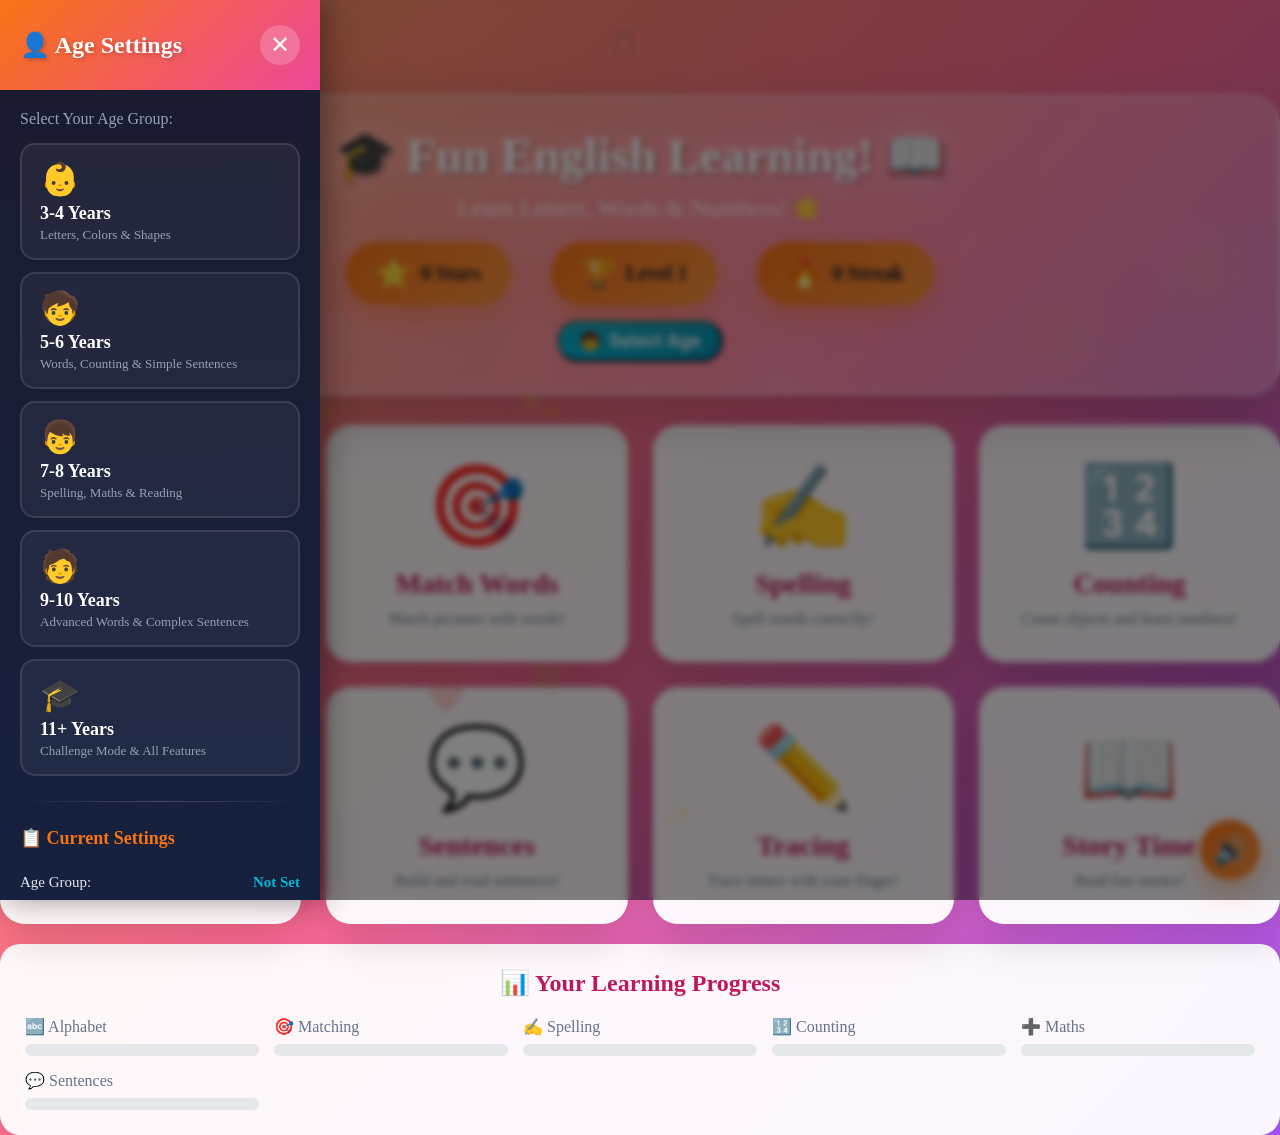
<file: index.html>
<!DOCTYPE html>
<html lang="en">
<head>
    <meta charset="UTF-8">
    <meta name="viewport" content="width=device-width, initial-scale=1.0">
    <title>🎓 Fun English Learning - For Kids!</title>
    <link rel="stylesheet" href="styles.css">
</head>
<body>
    <!-- Background shapes -->
    <div class="bg-shapes">
        <div class="floating-shape shape-1">📚</div>
        <div class="floating-shape shape-2">✏️</div>
        <div class="floating-shape shape-3">🎨</div>
        <div class="floating-shape shape-4">🌈</div>
        <div class="floating-shape shape-5">⭐</div>
    </div>
    <div class="bg-shapes" id="dynamicBg"></div>

    <!-- Age Category Sidebar -->
    <div class="sidebar" id="ageSidebar">
        <div class="sidebar-header">
            <h3>👤 Age Settings</h3>
            <button class="sidebar-close" onclick="toggleSidebar()">✕</button>
        </div>
        
        <div class="sidebar-content">
            <p class="sidebar-label">Select Your Age Group:</p>
            
            <div class="age-options">
                <button class="age-option" data-age="3-4" onclick="selectAge('3-4')">
                    <span class="age-emoji">👶</span>
                    <span class="age-label">3-4 Years</span>
                    <span class="age-desc">Letters, Colors & Shapes</span>
                </button>
                
                <button class="age-option" data-age="5-6" onclick="selectAge('5-6')">
                    <span class="age-emoji">🧒</span>
                    <span class="age-label">5-6 Years</span>
                    <span class="age-desc">Words, Counting & Simple Sentences</span>
                </button>
                
                <button class="age-option" data-age="7-8" onclick="selectAge('7-8')">
                    <span class="age-emoji">👦</span>
                    <span class="age-label">7-8 Years</span>
                    <span class="age-desc">Spelling, Maths & Reading</span>
                </button>
                
                <button class="age-option" data-age="9-10" onclick="selectAge('9-10')">
                    <span class="age-emoji">🧑</span>
                    <span class="age-label">9-10 Years</span>
                    <span class="age-desc">Advanced Words & Complex Sentences</span>
                </button>
                
                <button class="age-option" data-age="11+" onclick="selectAge('11+')">
                    <span class="age-emoji">🎓</span>
                    <span class="age-label">11+ Years</span>
                    <span class="age-desc">Challenge Mode & All Features</span>
                </button>
            </div>
            
            <div class="sidebar-divider"></div>
            
            <div class="current-settings">
                <h4>📋 Current Settings</h4>
                <div class="setting-item">
                    <span>Age Group:</span>
                    <span id="currentAgeDisplay">Not Set</span>
                </div>
                <div class="setting-item">
                    <span>Difficulty:</span>
                    <span id="currentDifficultyDisplay">Auto</span>
                </div>
                <div class="setting-item">
                    <span>Voice Speed:</span>
                    <span id="currentVoiceSpeedDisplay">Normal</span>
                </div>
            </div>
            
            <div class="sidebar-divider"></div>
            
            <div class="sidebar-actions">
                <button class="sidebar-btn reset-btn" onclick="resetProgress()">
                    🔄 Reset Progress
                </button>
            </div>
        </div>
    </div>
    
    <!-- Sidebar overlay -->
    <div class="sidebar-overlay" id="sidebarOverlay" onclick="toggleSidebar()"></div>
    
    <!-- Sidebar toggle button -->
    <button class="sidebar-toggle" id="sidebarToggle" onclick="toggleSidebar()">
        <span class="toggle-icon">⚙️</span>
        <span class="toggle-text">Age</span>
    </button>

    <div class="app-container">
        <!-- Header -->
        <header class="header">
            <h1 class="app-title">🎓 Fun English Learning! 📖</h1>
            <p class="subtitle">Learn Letters, Words & Numbers! 🌟</p>
            
            <div class="score-bar">
                <div class="score-item">
                    <span class="score-icon">⭐</span>
                    <span class="score-text" id="totalStars">0 Stars</span>
                </div>
                <div class="score-item">
                    <span class="score-icon">🏆</span>
                    <span class="score-text" id="level">Level 1</span>
                </div>
                <div class="score-item">
                    <span class="score-icon">🔥</span>
                    <span class="score-text" id="streak">0 Streak</span>
                </div>
            </div>
            
            <button class="age-badge" id="ageBadge" onclick="toggleSidebar()">
                <span id="ageBadgeEmoji">🧒</span>
                <span id="ageBadgeText">Select Age</span>
            </button>
        </header>

        <!-- Game Cards Grid -->
        <div class="game-cards">
            <a href="alphabet.html" class="game-card">
                <span class="game-card-emoji">🔤</span>
                <h3 class="game-card-title">Alphabet</h3>
                <p class="game-card-desc">Learn all the letters A-Z!</p>
            </a>
            
            <a href="matching.html" class="game-card">
                <span class="game-card-emoji">🎯</span>
                <h3 class="game-card-title">Match Words</h3>
                <p class="game-card-desc">Match pictures with words!</p>
            </a>
            
            <a href="spelling.html" class="game-card">
                <span class="game-card-emoji">✍️</span>
                <h3 class="game-card-title">Spelling</h3>
                <p class="game-card-desc">Spell words correctly!</p>
            </a>
            
            <a href="counting.html" class="game-card">
                <span class="game-card-emoji">🔢</span>
                <h3 class="game-card-title">Counting</h3>
                <p class="game-card-desc">Count objects and learn numbers!</p>
            </a>
            
            <a href="maths.html" class="game-card">
                <span class="game-card-emoji">➕</span>
                <h3 class="game-card-title">Maths</h3>
                <p class="game-card-desc">Add, subtract & more!</p>
            </a>
            
            <a href="sentences.html" class="game-card">
                <span class="game-card-emoji">💬</span>
                <h3 class="game-card-title">Sentences</h3>
                <p class="game-card-desc">Build and read sentences!</p>
            </a>
            
            <a href="tracing.html" class="game-card">
                <span class="game-card-emoji">✏️</span>
                <h3 class="game-card-title">Tracing</h3>
                <p class="game-card-desc">Trace letters with your finger!</p>
            </a>
            
            <a href="story.html" class="game-card">
                <span class="game-card-emoji">📖</span>
                <h3 class="game-card-title">Story Time</h3>
                <p class="game-card-desc">Read fun stories!</p>
            </a>
        </div>

        <!-- Progress Dashboard -->
        <div class="progress-section">
            <h3 class="progress-title">📊 Your Learning Progress</h3>
            
            <div class="skill-progress">
                <div class="skill-item">
                    <div class="skill-name">🔤 Alphabet</div>
                    <div class="skill-bar">
                        <div class="skill-fill alphabet" id="alphabetProgress" style="width: 0%"></div>
                    </div>
                </div>
                <div class="skill-item">
                    <div class="skill-name">🎯 Matching</div>
                    <div class="skill-bar">
                        <div class="skill-fill matching" id="matchingProgress" style="width: 0%"></div>
                    </div>
                </div>
                <div class="skill-item">
                    <div class="skill-name">✍️ Spelling</div>
                    <div class="skill-bar">
                        <div class="skill-fill spelling" id="spellingProgress" style="width: 0%"></div>
                    </div>
                </div>
                <div class="skill-item">
                    <div class="skill-name">🔢 Counting</div>
                    <div class="skill-bar">
                        <div class="skill-fill counting" id="countingProgress" style="width: 0%"></div>
                    </div>
                </div>
                <div class="skill-item">
                    <div class="skill-name">➕ Maths</div>
                    <div class="skill-bar">
                        <div class="skill-fill maths" id="mathsProgress" style="width: 0%"></div>
                    </div>
                </div>
                <div class="skill-item">
                    <div class="skill-name">💬 Sentences</div>
                    <div class="skill-bar">
                        <div class="skill-fill sentences" id="sentencesProgress" style="width: 0%"></div>
                    </div>
                </div>
            </div>
        </div>
    </div>

    <!-- Celebration container -->
    <div class="celebration" id="celebration"></div>

    <!-- Sound toggle -->
    <button class="sound-toggle" id="soundToggle" onclick="toggleSound()">🔊</button>

    <script src="app.js"></script>
    <script>
        // Sidebar functionality
        function toggleSidebar() {
            const sidebar = document.getElementById('ageSidebar');
            const overlay = document.getElementById('sidebarOverlay');
            
            sidebar.classList.toggle('open');
            overlay.classList.toggle('active');
            
            playSound('pop');
        }
        
        function selectAge(age) {
            currentAge = age;
            localStorage.setItem('learningAge', age);
            
            // Update UI
            updateAgeDisplay();
            updateAgeBadge();
            highlightSelectedAge();
            
            // Show feedback
            const config = ageConfigs[age];
            speak(`${config.encouragement[0]} You selected ${config.label}!`);
            celebrate();
            
            playSound('success');
        }
        
        function updateAgeDisplay() {
            if (!currentAge) return;
            
            const config = ageConfigs[currentAge];
            document.getElementById('currentAgeDisplay').textContent = config.label;
            
            // Update difficulty display
            let difficulty = 'Easy';
            if (currentAge === '7-8') difficulty = 'Medium';
            else if (currentAge === '9-10') difficulty = 'Medium-Hard';
            else if (currentAge === '11+') difficulty = 'Advanced';
            document.getElementById('currentDifficultyDisplay').textContent = difficulty;
            
            // Update voice speed display
            let speed = 'Normal';
            if (config.voiceSpeed < 0.8) speed = 'Slower';
            else if (config.voiceSpeed > 0.9) speed = 'Faster';
            document.getElementById('currentVoiceSpeedDisplay').textContent = speed;
        }
        
        function highlightSelectedAge() {
            document.querySelectorAll('.age-option').forEach(btn => {
                btn.classList.toggle('selected', btn.dataset.age === currentAge);
            });
        }
        
        function resetProgress() {
            if (confirm('Are you sure you want to reset all your progress? This cannot be undone!')) {
                localStorage.removeItem('englishApp_stars');
                localStorage.removeItem('englishApp_level');
                localStorage.removeItem('skillProgress');
                localStorage.removeItem('achievements');
                localStorage.removeItem('learningAge');
                
                // Reset state
                totalStars = 0;
                level = 1;
                streak = 0;
                currentAge = null;
                skillProgress = {
                    alphabet: 0,
                    matching: 0,
                    spelling: 0,
                    counting: 0,
                    maths: 0,
                    sentences: 0
                };
                
                // Update displays
                updateScoreDisplay();
                updateAgeBadge();
                highlightSelectedAge();
                
                // Update progress bars
                for (const skill in skillProgress) {
                    const bar = document.getElementById(`${skill}Progress`);
                    if (bar) bar.style.width = '0%';
                }
                
                document.getElementById('currentAgeDisplay').textContent = 'Not Set';
                document.getElementById('currentDifficultyDisplay').textContent = 'Auto';
                document.getElementById('currentVoiceSpeedDisplay').textContent = 'Normal';
                
                speak('Progress reset! Let\'s start fresh!');
                playSound('click');
            }
        }
        
        // Initialize sidebar state
        document.addEventListener('DOMContentLoaded', function() {
            updateAgeDisplay();
            highlightSelectedAge();
            
            // Show sidebar on first visit if no age selected
            if (!currentAge) {
                setTimeout(() => {
                    toggleSidebar();
                }, 1000);
            }
        });
    </script>
</body>
</html>
</file>
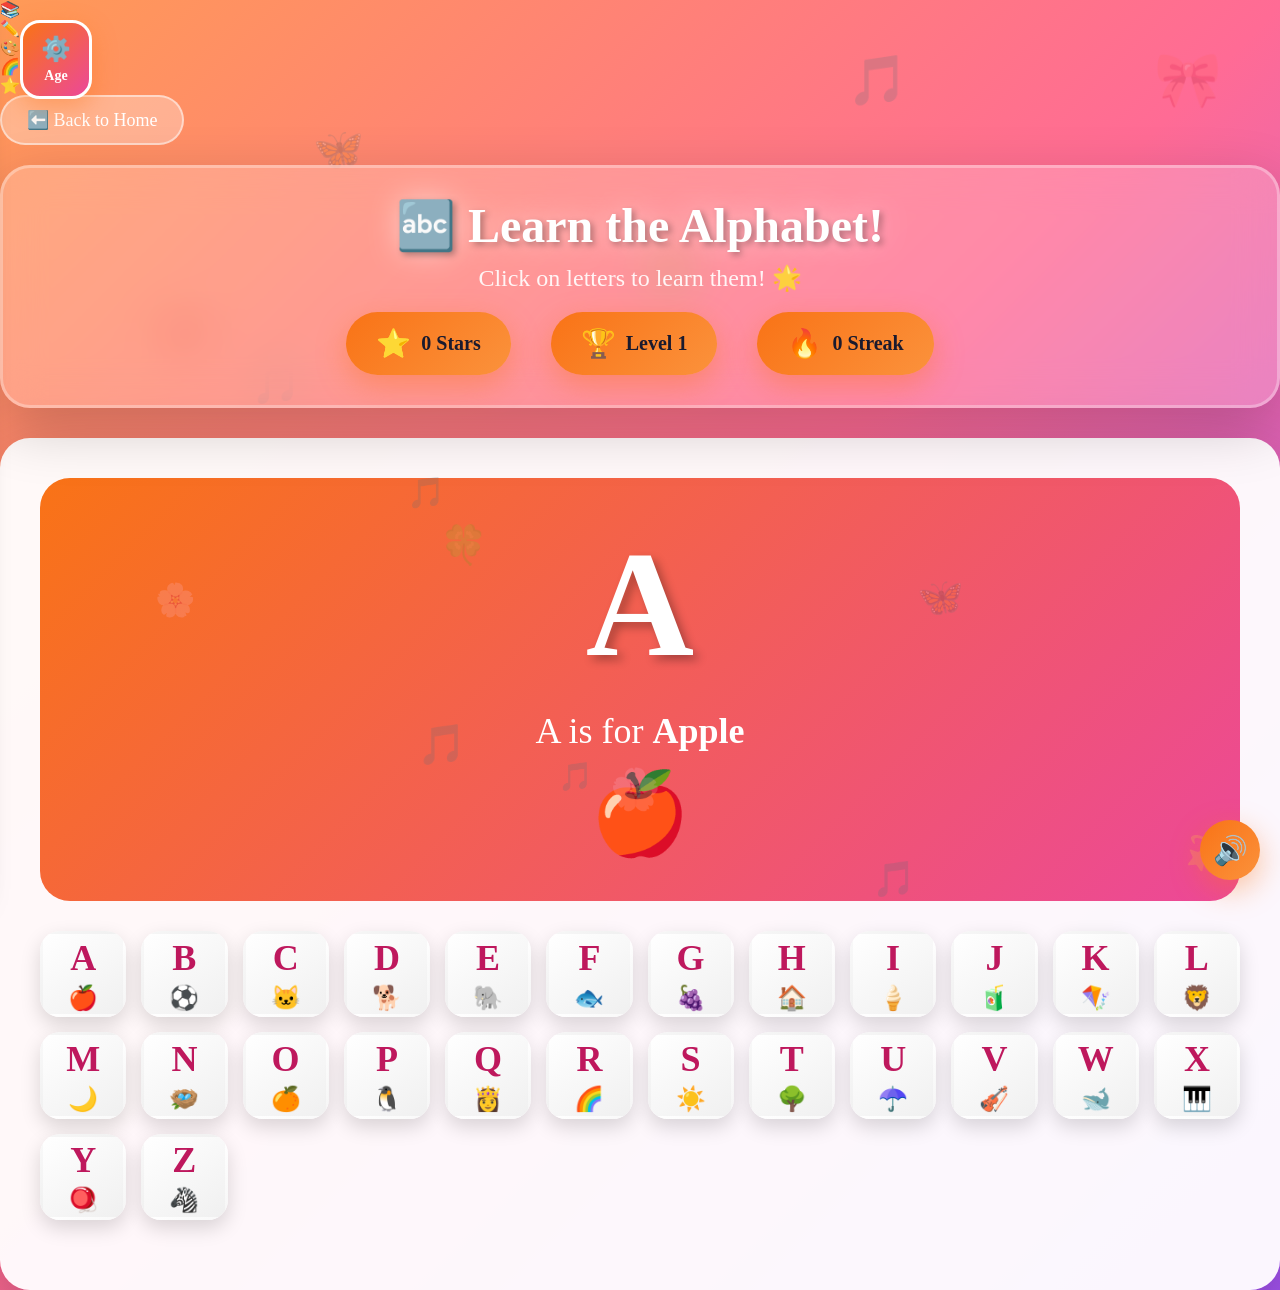
<file: alphabet.html>
<!DOCTYPE html>
<html lang="en">
<head>
    <meta charset="UTF-8">
    <meta name="viewport" content="width=device-width, initial-scale=1.0">
    <title>🔤 Alphabet - Fun English Learning</title>
    <link rel="stylesheet" href="styles.css">
</head>
<body>
    <!-- Background shapes -->
    <div class="bg-shapes">
        <div class="floating-shape shape-1">📚</div>
        <div class="floating-shape shape-2">✏️</div>
        <div class="floating-shape shape-3">🎨</div>
        <div class="floating-shape shape-4">🌈</div>
        <div class="floating-shape shape-5">⭐</div>
    </div>
    <div class="bg-shapes" id="dynamicBg"></div>

    <div class="app-container">
        <a href="index.html" class="back-btn">⬅️ Back to Home</a>
        
        <!-- Header -->
        <header class="header">
            <h1 class="app-title">🔤 Learn the Alphabet!</h1>
            <p class="subtitle">Click on letters to learn them! 🌟</p>
            
            <div class="score-bar">
                <div class="score-item">
                    <span class="score-icon">⭐</span>
                    <span class="score-text" id="totalStars">0 Stars</span>
                </div>
                <div class="score-item">
                    <span class="score-icon">🏆</span>
                    <span class="score-text" id="level">Level 1</span>
                </div>
                <div class="score-item">
                    <span class="score-icon">🔥</span>
                    <span class="score-text" id="streak">0 Streak</span>
                </div>
            </div>
        </header>

        <!-- Alphabet Section -->
        <section class="game-section">
            <div class="letter-display" id="letterDisplay">
                <div class="big-letter" id="bigLetter">A</div>
                <div class="letter-word">A is for <strong>Apple</strong></div>
                <div class="letter-word-emoji">🍎</div>
            </div>
            
            <div class="alphabet-grid" id="alphabetGrid">
                <!-- Letters will be generated by JavaScript -->
            </div>
        </section>
    </div>

    <!-- Celebration container -->
    <div class="celebration" id="celebration"></div>

    <!-- Sound toggle -->
    <button class="sound-toggle" id="soundToggle" onclick="toggleSound()">🔊</button>

    <script src="data.js"></script>
    <script src="app.js"></script>
    <script src="sidebar.js"></script>
    <script>
        // Initialize alphabet grid
        function initAlphabet() {
            const grid = document.getElementById('alphabetGrid');
            grid.innerHTML = '';
            
            for (let letter in alphabetData) {
                const card = document.createElement('div');
                card.className = 'letter-card';
                card.innerHTML = `
                    ${letter}
                    <span class="letter-emoji">${alphabetData[letter].emoji}</span>
                `;
                card.onclick = () => selectLetter(letter, card);
                grid.appendChild(card);
            }
        }

        function selectLetter(letter, cardElement) {
            const data = alphabetData[letter];
            
            // Update display
            document.getElementById('bigLetter').textContent = letter;
            document.querySelector('.letter-word').innerHTML = `${letter} is for <strong>${data.word}</strong>`;
            document.querySelector('.letter-word-emoji').textContent = data.emoji;
            
            // Animate card
            document.querySelectorAll('.letter-card').forEach(card => {
                card.classList.remove('speaking');
            });
            cardElement.classList.add('speaking');
            
            // Speak
            speak(`${letter}. ${letter} is for ${data.word}`);
            playSound('pop');
            
            // Award star
            addStar('alphabet');
        }

        // Initialize on load
        document.addEventListener('DOMContentLoaded', initAlphabet);
    </script>
</body>
</html>
</file>
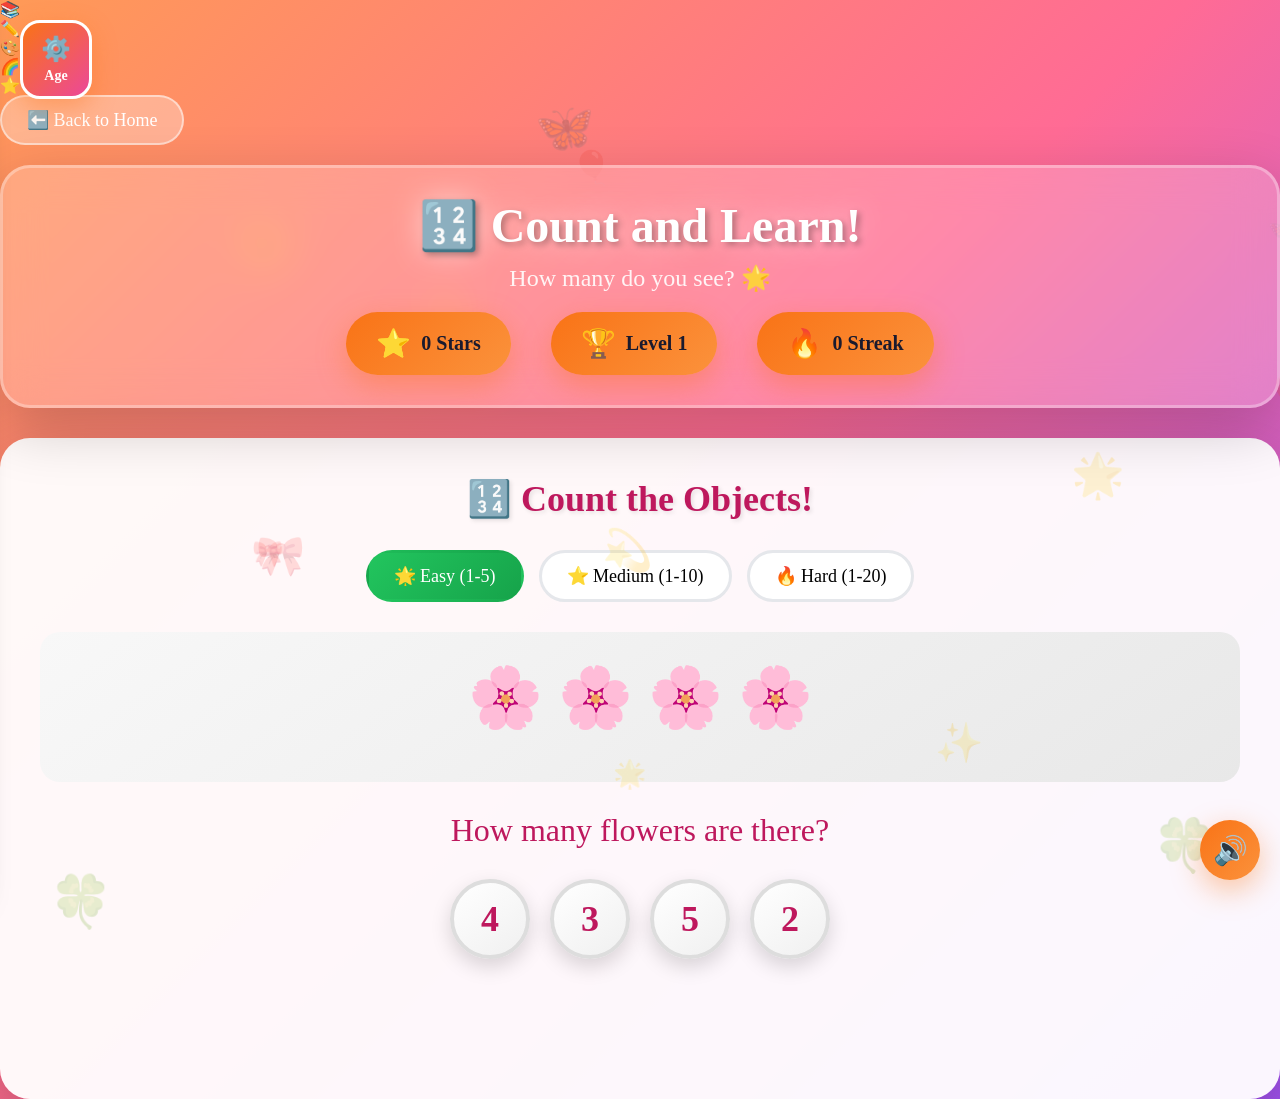
<file: counting.html>
<!DOCTYPE html>
<html lang="en">
<head>
    <meta charset="UTF-8">
    <meta name="viewport" content="width=device-width, initial-scale=1.0">
    <title>🔢 Counting - Fun English Learning</title>
    <link rel="stylesheet" href="styles.css">
</head>
<body>
    <!-- Background shapes -->
    <div class="bg-shapes">
        <div class="floating-shape shape-1">📚</div>
        <div class="floating-shape shape-2">✏️</div>
        <div class="floating-shape shape-3">🎨</div>
        <div class="floating-shape shape-4">🌈</div>
        <div class="floating-shape shape-5">⭐</div>
    </div>
    <div class="bg-shapes" id="dynamicBg"></div>

    <div class="app-container">
        <a href="index.html" class="back-btn">⬅️ Back to Home</a>
        
        <!-- Header -->
        <header class="header">
            <h1 class="app-title">🔢 Count and Learn!</h1>
            <p class="subtitle">How many do you see? 🌟</p>
            
            <div class="score-bar">
                <div class="score-item">
                    <span class="score-icon">⭐</span>
                    <span class="score-text" id="totalStars">0 Stars</span>
                </div>
                <div class="score-item">
                    <span class="score-icon">🏆</span>
                    <span class="score-text" id="level">Level 1</span>
                </div>
                <div class="score-item">
                    <span class="score-icon">🔥</span>
                    <span class="score-text" id="streak">0 Streak</span>
                </div>
            </div>
        </header>

        <!-- Counting Section -->
        <section class="game-section">
            <h2 class="section-title">🔢 Count the Objects!</h2>
            
            <!-- Difficulty selector -->
            <div class="difficulty-selector">
                <button class="difficulty-btn active" onclick="setCountingDifficulty('easy')" data-difficulty="easy">🌟 Easy (1-5)</button>
                <button class="difficulty-btn" onclick="setCountingDifficulty('medium')" data-difficulty="medium">⭐ Medium (1-10)</button>
                <button class="difficulty-btn" onclick="setCountingDifficulty('hard')" data-difficulty="hard">🔥 Hard (1-20)</button>
            </div>
            
            <div class="counting-game">
                <div class="counting-display" id="countingDisplay">
                    <!-- Items generated by JavaScript -->
                </div>
                
                <div class="counting-question" id="countingQuestion">How many do you see?</div>
                
                <div class="number-choices" id="numberChoices">
                    <!-- Number buttons generated by JavaScript -->
                </div>
                
                <div class="spelling-result" id="countingResult"></div>
                
                <button class="next-round-btn" id="nextCountBtn" onclick="startNewCountRound()" style="display: none;">
                    ▶️ Next Round!
                </button>
            </div>
        </section>
    </div>

    <!-- Celebration container -->
    <div class="celebration" id="celebration"></div>

    <!-- Sound toggle -->
    <button class="sound-toggle" id="soundToggle" onclick="toggleSound()">🔊</button>

    <script src="data.js"></script>
    <script src="app.js"></script>
    <script src="sidebar.js"></script>
    <script>
        // ==================== COUNTING GAME STATE ====================
        let countingDifficulty = 'easy';
        let countingState = {
            correctAnswer: 0,
            item: null
        };

        function setCountingDifficulty(difficulty) {
            countingDifficulty = difficulty;
            
            // Update button states
            document.querySelectorAll('.difficulty-btn').forEach(btn => {
                btn.classList.toggle('active', btn.dataset.difficulty === difficulty);
            });
            
            startNewCountRound();
            playSound('pop');
        }

        function getMaxCount() {
            switch(countingDifficulty) {
                case 'easy': return 5;
                case 'medium': return 10;
                case 'hard': return 20;
                default: return 5;
            }
        }

        function startNewCountRound() {
            const maxCount = getMaxCount();
            countingState.correctAnswer = Math.floor(Math.random() * maxCount) + 1;
            countingState.item = countingItems[Math.floor(Math.random() * countingItems.length)];
            
            document.getElementById('countingResult').textContent = '';
            document.getElementById('nextCountBtn').style.display = 'none';
            
            // Display items
            const display = document.getElementById('countingDisplay');
            display.innerHTML = '';
            for (let i = 0; i < countingState.correctAnswer; i++) {
                setTimeout(() => {
                    const item = document.createElement('span');
                    item.className = 'counting-item';
                    item.textContent = countingState.item.emoji;
                    item.onclick = () => {
                        item.style.transform = 'scale(1.5)';
                        setTimeout(() => item.style.transform = '', 200);
                        playSound('pop');
                    };
                    display.appendChild(item);
                }, i * 100);
            }
            
            // Update question
            document.getElementById('countingQuestion').textContent = 
                `How many ${countingState.item.name} are there?`;
            
            // Create number choices
            const choices = document.getElementById('numberChoices');
            choices.innerHTML = '';
            
            // Generate options including correct answer
            let options = [countingState.correctAnswer];
            while (options.length < 4) {
                const num = Math.floor(Math.random() * maxCount) + 1;
                if (!options.includes(num)) {
                    options.push(num);
                }
            }
            options.sort(() => Math.random() - 0.5);
            
            setTimeout(() => {
                options.forEach(num => {
                    const btn = document.createElement('button');
                    btn.className = 'number-choice';
                    btn.textContent = num;
                    btn.onclick = () => checkCountAnswer(num, btn);
                    choices.appendChild(btn);
                });
            }, countingState.correctAnswer * 100 + 200);
        }

        function checkCountAnswer(num, btn) {
            document.querySelectorAll('.number-choice').forEach(b => b.disabled = true);
            
            if (num === countingState.correctAnswer) {
                btn.classList.add('correct');
                document.getElementById('countingResult').textContent = `🎉 ${getAgeAppropriateEncouragement()} Great counting! 🌟`;
                playSound('success');
                addStar('counting');
                addStreak();
                celebrate();
                speak(`Yes! There are ${countingState.correctAnswer}!`);
            } else {
                btn.classList.add('wrong');
                document.getElementById('countingResult').textContent = 
                    `❌ Oops! There are ${countingState.correctAnswer}. Try again! 💪`;
                playSound('wrong');
                resetStreak();
            }
            
            document.getElementById('nextCountBtn').style.display = 'block';
        }

        // Initialize
        document.addEventListener('DOMContentLoaded', startNewCountRound);
    </script>
</body>
</html>
</file>
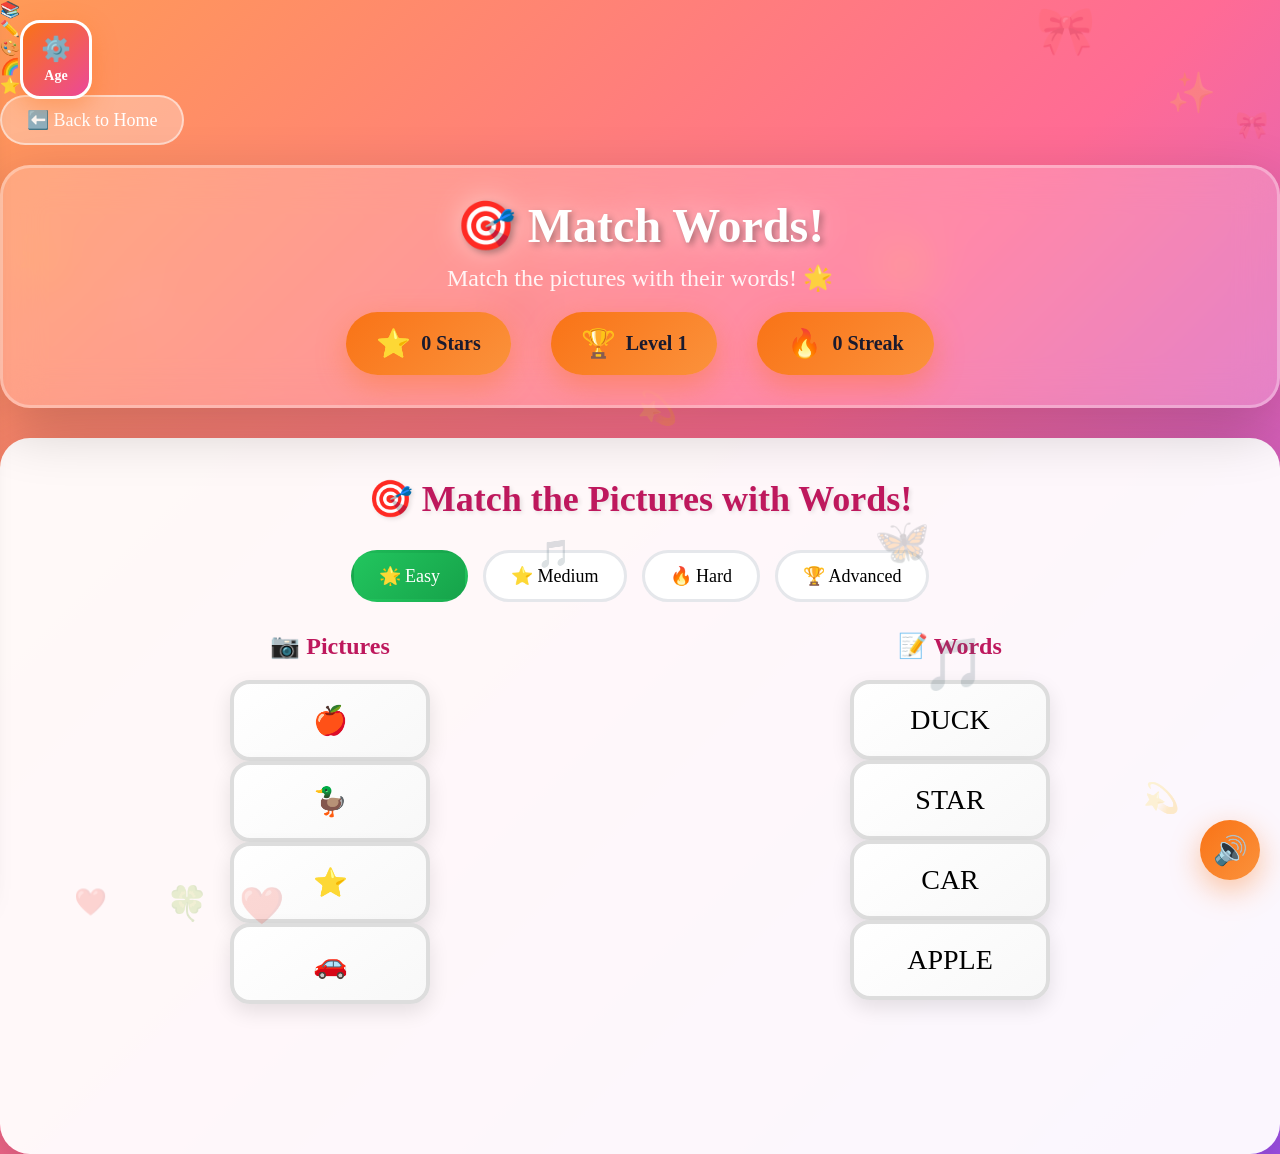
<file: matching.html>
<!DOCTYPE html>
<html lang="en">
<head>
    <meta charset="UTF-8">
    <meta name="viewport" content="width=device-width, initial-scale=1.0">
    <title>🎯 Word Matching - Fun English Learning</title>
    <link rel="stylesheet" href="styles.css">
</head>
<body>
    <!-- Background shapes -->
    <div class="bg-shapes">
        <div class="floating-shape shape-1">📚</div>
        <div class="floating-shape shape-2">✏️</div>
        <div class="floating-shape shape-3">🎨</div>
        <div class="floating-shape shape-4">🌈</div>
        <div class="floating-shape shape-5">⭐</div>
    </div>
    <div class="bg-shapes" id="dynamicBg"></div>

    <div class="app-container">
        <a href="index.html" class="back-btn">⬅️ Back to Home</a>
        
        <!-- Header -->
        <header class="header">
            <h1 class="app-title">🎯 Match Words!</h1>
            <p class="subtitle">Match the pictures with their words! 🌟</p>
            
            <div class="score-bar">
                <div class="score-item">
                    <span class="score-icon">⭐</span>
                    <span class="score-text" id="totalStars">0 Stars</span>
                </div>
                <div class="score-item">
                    <span class="score-icon">🏆</span>
                    <span class="score-text" id="level">Level 1</span>
                </div>
                <div class="score-item">
                    <span class="score-icon">🔥</span>
                    <span class="score-text" id="streak">0 Streak</span>
                </div>
            </div>
        </header>

        <!-- Matching Section -->
        <section class="game-section">
            <h2 class="section-title">🎯 Match the Pictures with Words!</h2>
            
            <!-- Difficulty selector -->
            <div class="difficulty-selector">
                <button class="difficulty-btn active" onclick="setMatchingDifficulty('easy')" data-difficulty="easy">🌟 Easy</button>
                <button class="difficulty-btn" onclick="setMatchingDifficulty('medium')" data-difficulty="medium">⭐ Medium</button>
                <button class="difficulty-btn" onclick="setMatchingDifficulty('hard')" data-difficulty="hard">🔥 Hard</button>
                <button class="difficulty-btn" onclick="setMatchingDifficulty('advanced')" data-difficulty="advanced">🏆 Advanced</button>
            </div>
            
            <div class="match-container" id="matchContainer">
                <div class="match-column">
                    <h3>📷 Pictures</h3>
                    <div id="pictureColumn"></div>
                </div>
                <div class="match-column">
                    <h3>📝 Words</h3>
                    <div id="wordColumn"></div>
                </div>
            </div>
            
            <div class="match-feedback" id="matchFeedback"></div>
            <button class="next-round-btn" id="nextMatchBtn" onclick="startNewMatchRound()" style="display: none;">
                ▶️ Next Round!
            </button>
        </section>
    </div>

    <!-- Celebration container -->
    <div class="celebration" id="celebration"></div>

    <!-- Sound toggle -->
    <button class="sound-toggle" id="soundToggle" onclick="toggleSound()">🔊</button>

    <script src="data.js"></script>
    <script src="app.js"></script>
    <script src="sidebar.js"></script>
    <script>
        let matchingDifficulty = 'easy';
        let selectedPicture = null;
        let selectedWord = null;
        let matchedPairs = 0;
        let currentGameWords = [];

        function getMatchingWordsByDifficulty() {
            switch(matchingDifficulty) {
                case 'easy': return matchingWordsEasy;
                case 'medium': return matchingWordsMedium;
                case 'hard': return matchingWordsHard;
                case 'advanced': return matchingWordsAdvanced;
                default: return matchingWordsEasy;
            }
        }

        function setMatchingDifficulty(difficulty) {
            matchingDifficulty = difficulty;
            
            // Update buttons
            document.querySelectorAll('.difficulty-btn').forEach(btn => {
                btn.classList.remove('active');
            });
            document.querySelector(`[data-difficulty="${difficulty}"]`).classList.add('active');
            
            startNewMatchRound();
            playSound('pop');
        }

        function startNewMatchRound() {
            matchedPairs = 0;
            selectedPicture = null;
            selectedWord = null;
            
            document.getElementById('matchFeedback').textContent = '';
            document.getElementById('nextMatchBtn').style.display = 'none';
            
            const allWords = getMatchingWordsByDifficulty();
            const shuffled = [...allWords].sort(() => Math.random() - 0.5);
            currentGameWords = shuffled.slice(0, 4);
            
            const pictureColumn = document.getElementById('pictureColumn');
            const wordColumn = document.getElementById('wordColumn');
            
            const pictureOrder = [...currentGameWords].sort(() => Math.random() - 0.5);
            const wordOrder = [...currentGameWords].sort(() => Math.random() - 0.5);
            
            pictureColumn.innerHTML = pictureOrder.map(item => `
                <div class="match-item picture" data-word="${item.word}" onclick="selectPicture(this)">
                    ${item.emoji}
                </div>
            `).join('');
            
            wordColumn.innerHTML = wordOrder.map(item => `
                <div class="match-item word" data-word="${item.word}" onclick="selectWord(this)">
                    ${item.word}
                </div>
            `).join('');
        }

        function selectPicture(element) {
            if (element.classList.contains('correct')) return;
            
            document.querySelectorAll('.match-item.picture').forEach(item => {
                item.classList.remove('selected');
            });
            
            element.classList.add('selected');
            selectedPicture = element;
            playSound('click');
            
            checkMatch();
        }

        function selectWord(element) {
            if (element.classList.contains('correct')) return;
            
            document.querySelectorAll('.match-item.word').forEach(item => {
                item.classList.remove('selected');
            });
            
            element.classList.add('selected');
            selectedWord = element;
            playSound('click');
            
            checkMatch();
        }

        function checkMatch() {
            if (!selectedPicture || !selectedWord) return;
            
            const pictureWord = selectedPicture.dataset.word;
            const wordText = selectedWord.dataset.word;
            
            if (pictureWord === wordText) {
                // Correct match
                selectedPicture.classList.remove('selected');
                selectedWord.classList.remove('selected');
                selectedPicture.classList.add('correct');
                selectedWord.classList.add('correct');
                
                matchedPairs++;
                document.getElementById('matchFeedback').textContent = `✨ ${getAgeAppropriateEncouragement()} ✨`;
                
                playSound('success');
                celebrate();
                addStar('matching');
                addStreak();
                
                speak(wordText);
                
                if (matchedPairs === 4) {
                    document.getElementById('matchFeedback').textContent = '🎉 All matched! Great job! 🎉';
                    document.getElementById('nextMatchBtn').style.display = 'block';
                }
            } else {
                // Wrong match
                selectedPicture.classList.add('wrong');
                selectedWord.classList.add('wrong');
                
                document.getElementById('matchFeedback').textContent = '❌ Try again!';
                playSound('wrong');
                resetStreak();
                
                setTimeout(() => {
                    selectedPicture.classList.remove('wrong', 'selected');
                    selectedWord.classList.remove('wrong', 'selected');
                    document.getElementById('matchFeedback').textContent = '';
                }, 800);
            }
            
            selectedPicture = null;
            selectedWord = null;
        }

        // Initialize
        document.addEventListener('DOMContentLoaded', startNewMatchRound);
    </script>
</body>
</html>
</file>
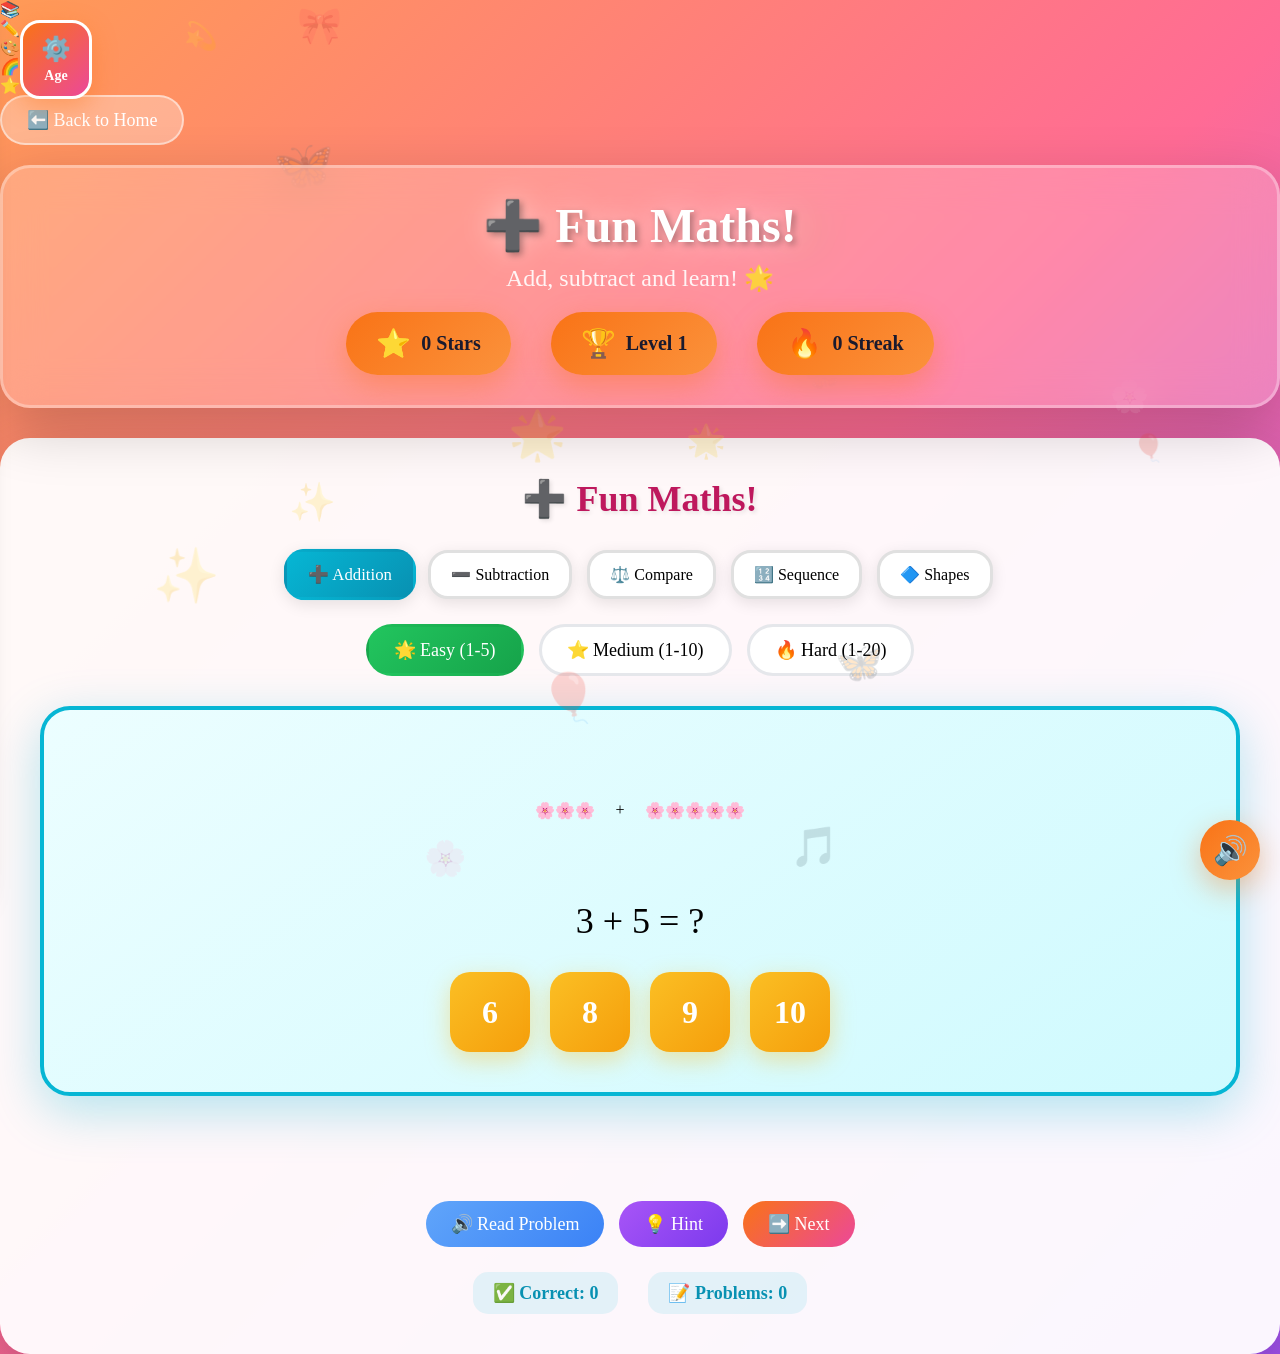
<file: maths.html>
<!DOCTYPE html>
<html lang="en">
<head>
    <meta charset="UTF-8">
    <meta name="viewport" content="width=device-width, initial-scale=1.0">
    <title>➕ Fun Maths - Fun English Learning</title>
    <link rel="stylesheet" href="styles.css">
</head>
<body>
    <!-- Background shapes -->
    <div class="bg-shapes">
        <div class="floating-shape shape-1">📚</div>
        <div class="floating-shape shape-2">✏️</div>
        <div class="floating-shape shape-3">🎨</div>
        <div class="floating-shape shape-4">🌈</div>
        <div class="floating-shape shape-5">⭐</div>
    </div>
    <div class="bg-shapes" id="dynamicBg"></div>

    <div class="app-container">
        <a href="index.html" class="back-btn">⬅️ Back to Home</a>
        
        <!-- Header -->
        <header class="header">
            <h1 class="app-title">➕ Fun Maths!</h1>
            <p class="subtitle">Add, subtract and learn! 🌟</p>
            
            <div class="score-bar">
                <div class="score-item">
                    <span class="score-icon">⭐</span>
                    <span class="score-text" id="totalStars">0 Stars</span>
                </div>
                <div class="score-item">
                    <span class="score-icon">🏆</span>
                    <span class="score-text" id="level">Level 1</span>
                </div>
                <div class="score-item">
                    <span class="score-icon">🔥</span>
                    <span class="score-text" id="streak">0 Streak</span>
                </div>
            </div>
        </header>

        <!-- Maths Section -->
        <section class="game-section">
            <h2 class="section-title">➕ Fun Maths!</h2>
            
            <div class="maths-game">
                <!-- Mode selector -->
                <div class="maths-mode-selector">
                    <button class="maths-mode-btn active" onclick="setMathsMode('addition')" id="additionModeBtn">
                        ➕ Addition
                    </button>
                    <button class="maths-mode-btn" onclick="setMathsMode('subtraction')" id="subtractionModeBtn">
                        ➖ Subtraction
                    </button>
                    <button class="maths-mode-btn" onclick="setMathsMode('compare')" id="compareModeBtn">
                        ⚖️ Compare
                    </button>
                    <button class="maths-mode-btn" onclick="setMathsMode('sequence')" id="sequenceModeBtn">
                        🔢 Sequence
                    </button>
                    <button class="maths-mode-btn" onclick="setMathsMode('shapes')" id="shapesModeBtn">
                        🔷 Shapes
                    </button>
                </div>

                <!-- Difficulty selector -->
                <div class="difficulty-selector">
                    <button class="difficulty-btn active" onclick="setMathsDifficulty('easy')" data-difficulty="easy">🌟 Easy (1-5)</button>
                    <button class="difficulty-btn" onclick="setMathsDifficulty('medium')" data-difficulty="medium">⭐ Medium (1-10)</button>
                    <button class="difficulty-btn" onclick="setMathsDifficulty('hard')" data-difficulty="hard">🔥 Hard (1-20)</button>
                </div>

                <!-- Problem area -->
                <div class="maths-problem-area">
                    <!-- Visual representation -->
                    <div class="maths-visual" id="mathsVisual">
                        <!-- Generated by JavaScript -->
                    </div>

                    <!-- Equation display -->
                    <div class="maths-equation" id="mathsEquation">
                        <!-- Generated by JavaScript -->
                    </div>

                    <!-- Answer choices -->
                    <div class="maths-answer-choices" id="mathsChoices">
                        <!-- Generated by JavaScript -->
                    </div>
                </div>

                <div class="maths-result" id="mathsResult"></div>

                <div class="maths-controls">
                    <button class="maths-btn speak-btn" onclick="speakMathsProblem()">🔊 Read Problem</button>
                    <button class="maths-btn hint-btn" onclick="showMathsHint()">💡 Hint</button>
                    <button class="maths-btn next-btn" onclick="nextMathsProblem()">➡️ Next</button>
                </div>

                <div class="maths-score">
                    <div class="maths-score-item">✅ Correct: <span id="mathsCorrect">0</span></div>
                    <div class="maths-score-item">📝 Problems: <span id="mathsTotal">0</span></div>
                </div>
            </div>
        </section>
    </div>

    <!-- Celebration container -->
    <div class="celebration" id="celebration"></div>

    <!-- Sound toggle -->
    <button class="sound-toggle" id="soundToggle" onclick="toggleSound()">🔊</button>

    <script src="data.js"></script>
    <script src="app.js"></script>
    <script src="sidebar.js"></script>
    <script>
        // ==================== MATHS GAME STATE ====================
        let mathsMode = 'addition';
        let mathsDifficulty = 'easy';
        let mathsState = {
            num1: 0,
            num2: 0,
            operator: '+',
            answer: 0,
            correct: 0,
            total: 0
        };

        function setMathsMode(mode) {
            mathsMode = mode;
            
            // Update button states
            document.querySelectorAll('.maths-mode-btn').forEach(btn => {
                btn.classList.remove('active');
            });
            document.getElementById(`${mode}ModeBtn`).classList.add('active');
            
            nextMathsProblem();
            playSound('pop');
        }

        function setMathsDifficulty(difficulty) {
            mathsDifficulty = difficulty;
            
            // Update button states
            document.querySelectorAll('.difficulty-btn').forEach(btn => {
                btn.classList.toggle('active', btn.dataset.difficulty === difficulty);
            });
            
            nextMathsProblem();
            playSound('pop');
        }

        function getMaxNumber() {
            switch(mathsDifficulty) {
                case 'easy': return 5;
                case 'medium': return 10;
                case 'hard': return 20;
                default: return 5;
            }
        }

        function nextMathsProblem() {
            const max = getMaxNumber();
            const visual = document.getElementById('mathsVisual');
            const equation = document.getElementById('mathsEquation');
            const choices = document.getElementById('mathsChoices');
            
            document.getElementById('mathsResult').textContent = '';
            
            const emoji = mathsEmojis[Math.floor(Math.random() * mathsEmojis.length)];
            
            switch(mathsMode) {
                case 'addition':
                    mathsState.num1 = Math.floor(Math.random() * max) + 1;
                    mathsState.num2 = Math.floor(Math.random() * max) + 1;
                    mathsState.operator = '+';
                    mathsState.answer = mathsState.num1 + mathsState.num2;
                    
                    // Visual
                    visual.innerHTML = `
                        <div class="visual-group">${emoji.repeat(mathsState.num1)}</div>
                        <span class="visual-operator">+</span>
                        <div class="visual-group">${emoji.repeat(mathsState.num2)}</div>
                    `;
                    
                    // Equation
                    equation.innerHTML = `${mathsState.num1} + ${mathsState.num2} = ?`;
                    break;
                    
                case 'subtraction':
                    mathsState.num1 = Math.floor(Math.random() * max) + 2;
                    mathsState.num2 = Math.floor(Math.random() * (mathsState.num1 - 1)) + 1;
                    mathsState.operator = '-';
                    mathsState.answer = mathsState.num1 - mathsState.num2;
                    
                    // Visual
                    visual.innerHTML = `
                        <div class="visual-group">${emoji.repeat(mathsState.num1)}</div>
                        <span class="visual-operator">-</span>
                        <div class="visual-group crossed">${emoji.repeat(mathsState.num2)}</div>
                    `;
                    
                    // Equation
                    equation.innerHTML = `${mathsState.num1} - ${mathsState.num2} = ?`;
                    break;
                    
                case 'compare':
                    mathsState.num1 = Math.floor(Math.random() * max) + 1;
                    mathsState.num2 = Math.floor(Math.random() * max) + 1;
                    mathsState.answer = mathsState.num1 > mathsState.num2 ? '>' : 
                                       mathsState.num1 < mathsState.num2 ? '<' : '=';
                    
                    // Visual
                    visual.innerHTML = `
                        <div class="visual-group">${emoji.repeat(mathsState.num1)}</div>
                        <span class="visual-operator">?</span>
                        <div class="visual-group">${emoji.repeat(mathsState.num2)}</div>
                    `;
                    
                    // Equation
                    equation.innerHTML = `${mathsState.num1} __ ${mathsState.num2}`;
                    
                    // Comparison choices
                    choices.innerHTML = '';
                    ['<', '=', '>'].forEach(op => {
                        const btn = document.createElement('button');
                        btn.className = 'maths-choice';
                        btn.textContent = op;
                        btn.onclick = () => checkMathsAnswer(op, btn);
                        choices.appendChild(btn);
                    });
                    return;
                    
                case 'sequence':
                    const start = Math.floor(Math.random() * (max - 3)) + 1;
                    const missing = Math.floor(Math.random() * 4) + 1;
                    mathsState.answer = start + missing;
                    
                    // Visual
                    let seq = [];
                    for (let i = 0; i < 5; i++) {
                        if (i === missing) {
                            seq.push('<span class="missing-num">?</span>');
                        } else {
                            seq.push(`<span class="seq-num">${start + i}</span>`);
                        }
                    }
                    
                    visual.innerHTML = `<div class="sequence-display">${seq.join(' ')}</div>`;
                    equation.innerHTML = `What number is missing?`;
                    
                    // Sequence choices
                    let seqOptions = [mathsState.answer];
                    while (seqOptions.length < 4) {
                        const opt = Math.floor(Math.random() * max) + 1;
                        if (!seqOptions.includes(opt)) {
                            seqOptions.push(opt);
                        }
                    }
                    seqOptions.sort(() => Math.random() - 0.5);
                    
                    choices.innerHTML = '';
                    seqOptions.forEach(num => {
                        const btn = document.createElement('button');
                        btn.className = 'maths-choice';
                        btn.textContent = num;
                        btn.onclick = () => checkMathsAnswer(num, btn);
                        choices.appendChild(btn);
                    });
                    return;
                    
                case 'shapes':
                    const shape = shapeData[Math.floor(Math.random() * shapeData.length)];
                    mathsState.answer = shape.name;
                    
                    // Visual
                    visual.innerHTML = `<div class="shape-display">${shape.emoji}</div>`;
                    equation.innerHTML = `What shape is this?`;
                    
                    // Shape choices
                    let shapeOptions = [shape];
                    while (shapeOptions.length < 4) {
                        const opt = shapeData[Math.floor(Math.random() * shapeData.length)];
                        if (!shapeOptions.find(s => s.name === opt.name)) {
                            shapeOptions.push(opt);
                        }
                    }
                    shapeOptions.sort(() => Math.random() - 0.5);
                    
                    choices.innerHTML = '';
                    shapeOptions.forEach(s => {
                        const btn = document.createElement('button');
                        btn.className = 'maths-choice shape-choice';
                        btn.innerHTML = `${s.emoji}<br>${s.name}`;
                        btn.onclick = () => checkMathsAnswer(s.name, btn);
                        choices.appendChild(btn);
                    });
                    return;
            }
            
            // Generate number choices for addition/subtraction
            let options = [mathsState.answer];
            while (options.length < 4) {
                const opt = Math.floor(Math.random() * (max * 2)) + 1;
                if (!options.includes(opt)) {
                    options.push(opt);
                }
            }
            options.sort(() => Math.random() - 0.5);
            
            choices.innerHTML = '';
            options.forEach(num => {
                const btn = document.createElement('button');
                btn.className = 'maths-choice';
                btn.textContent = num;
                btn.onclick = () => checkMathsAnswer(num, btn);
                choices.appendChild(btn);
            });
        }

        function checkMathsAnswer(answer, btn) {
            document.querySelectorAll('.maths-choice').forEach(b => b.disabled = true);
            mathsState.total++;
            document.getElementById('mathsTotal').textContent = mathsState.total;
            
            if (answer === mathsState.answer || answer.toString() === mathsState.answer.toString()) {
                btn.classList.add('correct');
                mathsState.correct++;
                document.getElementById('mathsCorrect').textContent = mathsState.correct;
                document.getElementById('mathsResult').textContent = `🎉 ${getAgeAppropriateEncouragement()} Correct! 🌟`;
                playSound('success');
                addStar('maths');
                addStreak();
                celebrate();
            } else {
                btn.classList.add('wrong');
                document.getElementById('mathsResult').textContent = `❌ The answer was ${mathsState.answer}. Keep trying! 💪`;
                playSound('wrong');
                resetStreak();
            }
        }

        function speakMathsProblem() {
            let text = '';
            switch(mathsMode) {
                case 'addition':
                    text = `What is ${mathsState.num1} plus ${mathsState.num2}?`;
                    break;
                case 'subtraction':
                    text = `What is ${mathsState.num1} minus ${mathsState.num2}?`;
                    break;
                case 'compare':
                    text = `Which is bigger, ${mathsState.num1} or ${mathsState.num2}?`;
                    break;
                case 'sequence':
                    text = `What number is missing in the sequence?`;
                    break;
                case 'shapes':
                    text = `What shape do you see?`;
                    break;
            }
            speak(text);
        }

        function showMathsHint() {
            let hint = '';
            switch(mathsMode) {
                case 'addition':
                    hint = `Count ${mathsState.num1} objects, then add ${mathsState.num2} more!`;
                    break;
                case 'subtraction':
                    hint = `Start with ${mathsState.num1}, then take away ${mathsState.num2}!`;
                    break;
                case 'compare':
                    hint = `Count both groups and see which has more!`;
                    break;
                case 'sequence':
                    hint = `Count the numbers in order!`;
                    break;
                case 'shapes':
                    hint = `Look at the shape carefully!`;
                    break;
            }
            speak(hint);
            document.getElementById('mathsResult').textContent = `💡 ${hint}`;
        }

        // Initialize
        document.addEventListener('DOMContentLoaded', nextMathsProblem);
    </script>
</body>
</html>
</file>
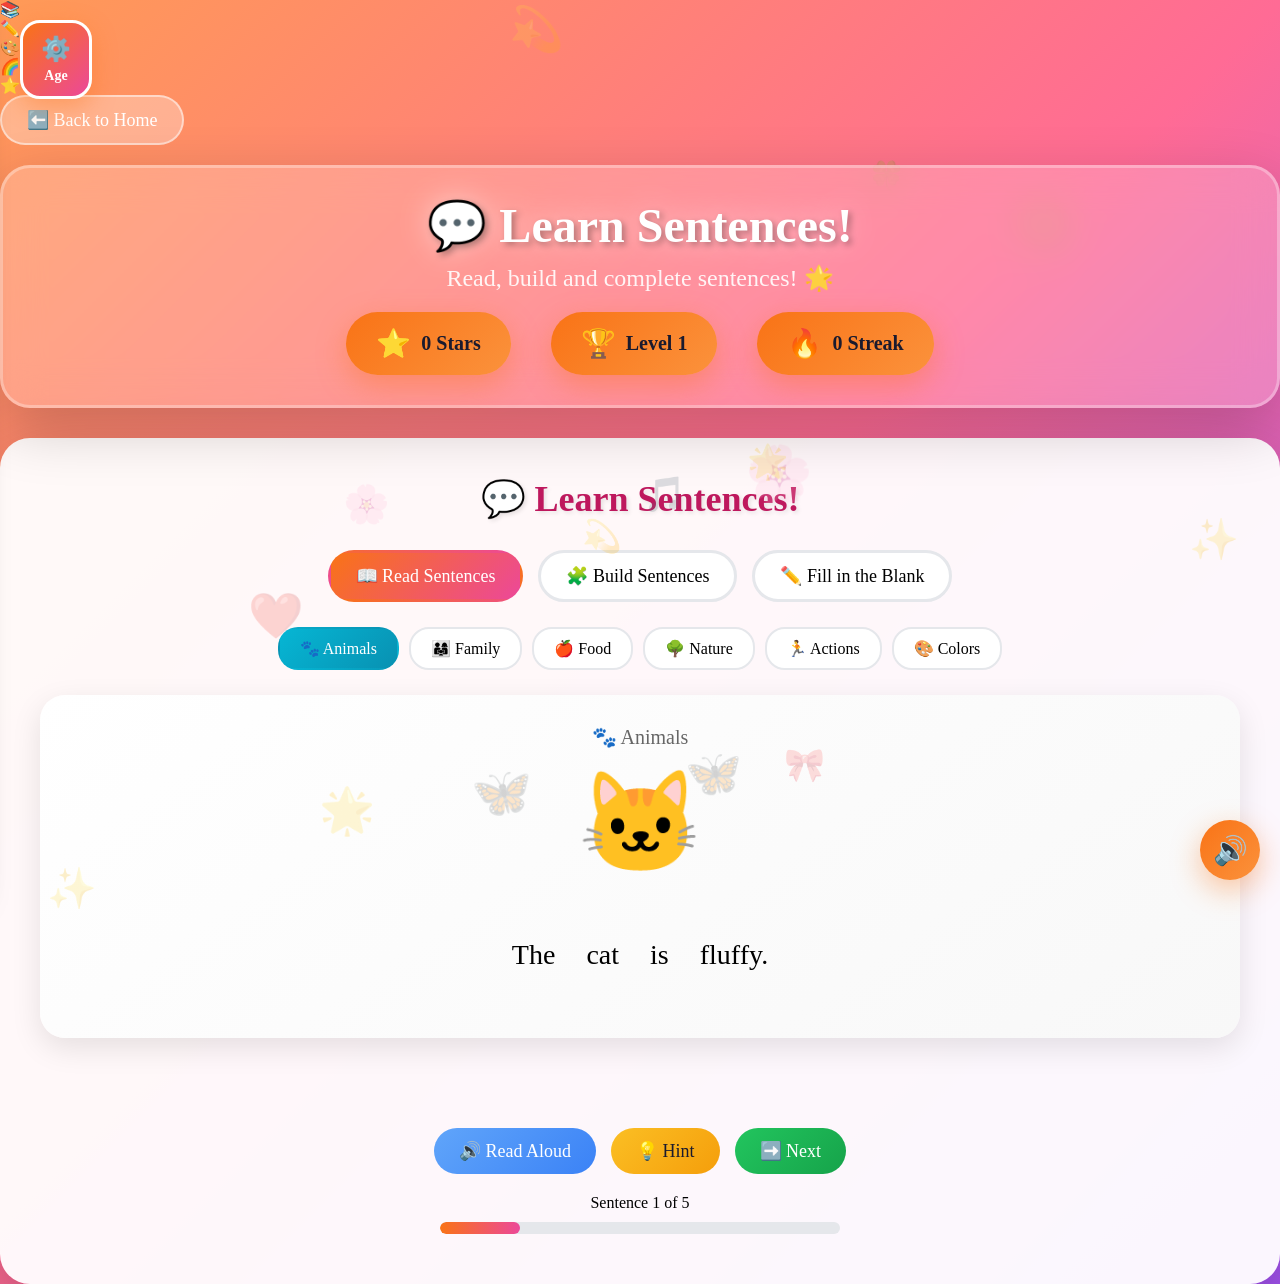
<file: sentences.html>
<!DOCTYPE html>
<html lang="en">
<head>
    <meta charset="UTF-8">
    <meta name="viewport" content="width=device-width, initial-scale=1.0">
    <title>💬 Learn Sentences - Fun English Learning</title>
    <link rel="stylesheet" href="styles.css">
</head>
<body>
    <!-- Background shapes -->
    <div class="bg-shapes">
        <div class="floating-shape shape-1">📚</div>
        <div class="floating-shape shape-2">✏️</div>
        <div class="floating-shape shape-3">🎨</div>
        <div class="floating-shape shape-4">🌈</div>
        <div class="floating-shape shape-5">⭐</div>
    </div>
    <div class="bg-shapes" id="dynamicBg"></div>

    <div class="app-container">
        <a href="index.html" class="back-btn">⬅️ Back to Home</a>
        
        <!-- Header -->
        <header class="header">
            <h1 class="app-title">💬 Learn Sentences!</h1>
            <p class="subtitle">Read, build and complete sentences! 🌟</p>
            
            <div class="score-bar">
                <div class="score-item">
                    <span class="score-icon">⭐</span>
                    <span class="score-text" id="totalStars">0 Stars</span>
                </div>
                <div class="score-item">
                    <span class="score-icon">🏆</span>
                    <span class="score-text" id="level">Level 1</span>
                </div>
                <div class="score-item">
                    <span class="score-icon">🔥</span>
                    <span class="score-text" id="streak">0 Streak</span>
                </div>
            </div>
        </header>

        <!-- Sentences Section -->
        <section class="game-section">
            <h2 class="section-title">💬 Learn Sentences!</h2>
            
            <div class="sentence-game">
                <!-- Mode selector -->
                <div class="sentence-mode-selector">
                    <button class="sentence-mode-btn active" onclick="setSentenceMode('reading')" id="readingModeBtn">
                        📖 Read Sentences
                    </button>
                    <button class="sentence-mode-btn" onclick="setSentenceMode('builder')" id="builderModeBtn">
                        🧩 Build Sentences
                    </button>
                    <button class="sentence-mode-btn" onclick="setSentenceMode('fillblank')" id="fillblankModeBtn">
                        ✏️ Fill in the Blank
                    </button>
                </div>

                <!-- Category tabs -->
                <div class="sentence-category-tabs">
                    <button class="category-tab active" onclick="setSentenceCategory('animals')" data-category="animals">🐾 Animals</button>
                    <button class="category-tab" onclick="setSentenceCategory('family')" data-category="family">👨‍👩‍👧 Family</button>
                    <button class="category-tab" onclick="setSentenceCategory('food')" data-category="food">🍎 Food</button>
                    <button class="category-tab" onclick="setSentenceCategory('nature')" data-category="nature">🌳 Nature</button>
                    <button class="category-tab" onclick="setSentenceCategory('actions')" data-category="actions">🏃 Actions</button>
                    <button class="category-tab" onclick="setSentenceCategory('colors')" data-category="colors">🎨 Colors</button>
                </div>

                <!-- Sentence display area -->
                <div class="sentence-display-area">
                    <div class="sentence-category-label" id="sentenceCategoryLabel">🐾 Animals</div>
                    <div class="sentence-illustration" id="sentenceIllustration">🐱</div>
                    
                    <!-- Reading Mode Content -->
                    <div class="reading-area" id="readingArea">
                        <div class="reading-sentence" id="readingSentence">
                            <!-- Words will be generated by JavaScript -->
                        </div>
                    </div>

                    <!-- Builder Mode Content -->
                    <div class="builder-area" id="builderArea" style="display: none;">
                        <div class="sentence-target">
                            <div class="target-label">Build this sentence:</div>
                            <div class="target-sentence" id="targetSentence">The cat is fluffy.</div>
                        </div>
                        
                        <div class="sentence-slots" id="sentenceSlots">
                            <!-- Slots generated by JavaScript -->
                        </div>
                        
                        <div class="word-bank" id="wordBank">
                            <!-- Word choices generated by JavaScript -->
                        </div>
                    </div>

                    <!-- Fill in the Blank Mode Content -->
                    <div class="fillblank-area" id="fillblankArea" style="display: none;">
                        <div class="blank-sentence" id="blankSentence">
                            <!-- Sentence with blank generated by JavaScript -->
                        </div>
                        
                        <div class="answer-choices" id="answerChoices">
                            <!-- Answer choices generated by JavaScript -->
                        </div>
                    </div>
                </div>

                <div class="sentence-result" id="sentenceResult"></div>

                <div class="sentence-controls">
                    <button class="sentence-btn read-btn" onclick="readCurrentSentence()">🔊 Read Aloud</button>
                    <button class="sentence-btn hint-btn" onclick="showSentenceHint()" id="hintBtn">💡 Hint</button>
                    <button class="sentence-btn clear-btn" onclick="clearSentenceBuilder()" id="clearSentenceBtn" style="display: none;">🔄 Clear</button>
                    <button class="sentence-btn next-btn" onclick="nextSentence()">➡️ Next</button>
                </div>

                <div class="sentence-progress">
                    <span id="sentenceProgressText">Sentence 1 of 5</span>
                    <div class="progress-bar-container">
                        <div class="progress-bar-fill" id="sentenceProgressBar" style="width: 20%;"></div>
                    </div>
                </div>
            </div>
        </section>
    </div>

    <!-- Celebration container -->
    <div class="celebration" id="celebration"></div>

    <!-- Sound toggle -->
    <button class="sound-toggle" id="soundToggle" onclick="toggleSound()">🔊</button>

    <script src="data.js"></script>
    <script src="app.js"></script>
    <script src="sidebar.js"></script>
    <script>
        // ==================== SENTENCE GAME STATE ====================
        let sentenceMode = 'reading';
        let sentenceCategory = 'animals';
        let sentenceIndex = 0;
        let currentSentence = null;
        let builderState = {
            slots: [],
            words: []
        };

        const categoryLabels = {
            animals: '🐾 Animals',
            family: '👨‍👩‍👧 Family',
            food: '🍎 Food',
            nature: '🌳 Nature',
            actions: '🏃 Actions',
            colors: '🎨 Colors'
        };

        function setSentenceMode(mode) {
            sentenceMode = mode;
            
            // Update button states
            document.querySelectorAll('.sentence-mode-btn').forEach(btn => {
                btn.classList.remove('active');
            });
            document.getElementById(`${mode}ModeBtn`).classList.add('active');
            
            // Show/hide areas
            document.getElementById('readingArea').style.display = mode === 'reading' ? 'block' : 'none';
            document.getElementById('builderArea').style.display = mode === 'builder' ? 'block' : 'none';
            document.getElementById('fillblankArea').style.display = mode === 'fillblank' ? 'block' : 'none';
            
            // Show/hide clear button
            document.getElementById('clearSentenceBtn').style.display = mode === 'builder' ? 'inline-block' : 'none';
            
            loadSentence();
            playSound('pop');
        }

        function setSentenceCategory(category) {
            sentenceCategory = category;
            sentenceIndex = 0;
            
            // Update button states
            document.querySelectorAll('.category-tab').forEach(btn => {
                btn.classList.toggle('active', btn.dataset.category === category);
            });
            
            document.getElementById('sentenceCategoryLabel').textContent = categoryLabels[category];
            
            loadSentence();
            playSound('pop');
        }

        function loadSentence() {
            const sentences = sentenceData[sentenceCategory];
            currentSentence = sentences[sentenceIndex];
            
            document.getElementById('sentenceIllustration').textContent = currentSentence.illustration;
            document.getElementById('sentenceResult').textContent = '';
            
            // Update progress
            document.getElementById('sentenceProgressText').textContent = `Sentence ${sentenceIndex + 1} of ${sentences.length}`;
            document.getElementById('sentenceProgressBar').style.width = ((sentenceIndex + 1) / sentences.length * 100) + '%';
            
            switch(sentenceMode) {
                case 'reading':
                    loadReadingMode();
                    break;
                case 'builder':
                    loadBuilderMode();
                    break;
                case 'fillblank':
                    loadFillBlankMode();
                    break;
            }
        }

        function loadReadingMode() {
            const words = currentSentence.sentence.split(' ');
            const container = document.getElementById('readingSentence');
            
            container.innerHTML = words.map(word => 
                `<span class="reading-word" onclick="speakWord('${word.replace(/[.,!?]/g, '')}')">${word}</span>`
            ).join(' ');
        }

        function loadBuilderMode() {
            builderState.slots = [];
            builderState.words = [];
            
            document.getElementById('targetSentence').textContent = currentSentence.sentence;
            
            const words = currentSentence.sentence.split(' ');
            const slotsContainer = document.getElementById('sentenceSlots');
            slotsContainer.innerHTML = '';
            
            words.forEach((word, i) => {
                const slot = document.createElement('div');
                slot.className = 'word-slot';
                slot.id = `wordSlot-${i}`;
                slot.dataset.word = word;
                slotsContainer.appendChild(slot);
            });
            
            // Create shuffled word bank
            const shuffledWords = [...words].sort(() => Math.random() - 0.5);
            const wordBank = document.getElementById('wordBank');
            wordBank.innerHTML = '';
            
            shuffledWords.forEach((word, i) => {
                const wordBtn = document.createElement('button');
                wordBtn.className = 'word-bank-item';
                wordBtn.textContent = word;
                wordBtn.id = `wordBank-${i}`;
                wordBtn.onclick = () => selectBuilderWord(word, wordBtn);
                wordBank.appendChild(wordBtn);
            });
        }

        function selectBuilderWord(word, btn) {
            // Find first empty slot
            const slots = document.querySelectorAll('.word-slot');
            let targetSlot = null;
            
            for (let slot of slots) {
                if (!slot.textContent) {
                    targetSlot = slot;
                    break;
                }
            }
            
            if (!targetSlot) return;
            
            targetSlot.textContent = word;
            targetSlot.classList.add('filled');
            btn.disabled = true;
            builderState.words.push({ word, btnId: btn.id, slotId: targetSlot.id });
            
            playSound('pop');
            
            // Check if all slots are filled
            const allFilled = Array.from(slots).every(slot => slot.textContent);
            if (allFilled) {
                checkBuilderAnswer();
            }
        }

        function checkBuilderAnswer() {
            const slots = document.querySelectorAll('.word-slot');
            const builtSentence = Array.from(slots).map(s => s.textContent).join(' ');
            
            if (builtSentence === currentSentence.sentence) {
                document.getElementById('sentenceResult').textContent = `🎉 ${getAgeAppropriateEncouragement()} Correct! 🌟`;
                playSound('success');
                addStar('sentences');
                addStreak();
                celebrate();
                speak(currentSentence.sentence);
            } else {
                document.getElementById('sentenceResult').textContent = '❌ Not quite right. Try again! 💪';
                playSound('wrong');
                resetStreak();
            }
        }

        function clearSentenceBuilder() {
            builderState.words.forEach(item => {
                const btn = document.getElementById(item.btnId);
                if (btn) btn.disabled = false;
                
                const slot = document.getElementById(item.slotId);
                if (slot) {
                    slot.textContent = '';
                    slot.classList.remove('filled');
                }
            });
            
            builderState.words = [];
            document.getElementById('sentenceResult').textContent = '';
            playSound('click');
        }

        function loadFillBlankMode() {
            const words = currentSentence.sentence.split(' ');
            const blankWord = currentSentence.blank;
            
            const displayWords = words.map(word => {
                const cleanWord = word.replace(/[.,!?]/g, '');
                if (cleanWord.toLowerCase() === blankWord.toLowerCase()) {
                    return '<span class="blank-space">_____</span>' + word.replace(cleanWord, '');
                }
                return word;
            });
            
            document.getElementById('blankSentence').innerHTML = displayWords.join(' ');
            
            // Generate choices
            const choices = document.getElementById('answerChoices');
            choices.innerHTML = '';
            
            let options = [blankWord];
            const allBlanks = Object.values(sentenceData).flat().map(s => s.blank);
            while (options.length < 4) {
                const opt = allBlanks[Math.floor(Math.random() * allBlanks.length)];
                if (!options.includes(opt)) {
                    options.push(opt);
                }
            }
            options.sort(() => Math.random() - 0.5);
            
            options.forEach(opt => {
                const btn = document.createElement('button');
                btn.className = 'answer-choice-btn';
                btn.textContent = opt;
                btn.onclick = () => checkFillBlankAnswer(opt, btn);
                choices.appendChild(btn);
            });
        }

        function checkFillBlankAnswer(answer, btn) {
            document.querySelectorAll('.answer-choice-btn').forEach(b => b.disabled = true);
            
            if (answer.toLowerCase() === currentSentence.blank.toLowerCase()) {
                btn.classList.add('correct');
                document.getElementById('sentenceResult').textContent = `🎉 ${getAgeAppropriateEncouragement()} Correct! 🌟`;
                
                // Fill in the blank
                document.querySelector('.blank-space').textContent = answer;
                document.querySelector('.blank-space').classList.add('filled');
                
                playSound('success');
                addStar('sentences');
                addStreak();
                celebrate();
                speak(currentSentence.sentence);
            } else {
                btn.classList.add('wrong');
                document.getElementById('sentenceResult').textContent = `❌ The answer was "${currentSentence.blank}". Try again! 💪`;
                playSound('wrong');
                resetStreak();
            }
        }

        function readCurrentSentence() {
            speak(currentSentence.sentence);
        }

        function showSentenceHint() {
            const hint = `The missing word starts with "${currentSentence.blank[0]}"`;
            speak(hint);
            document.getElementById('sentenceResult').textContent = `💡 ${hint}`;
        }

        function nextSentence() {
            const sentences = sentenceData[sentenceCategory];
            sentenceIndex = (sentenceIndex + 1) % sentences.length;
            loadSentence();
            playSound('pop');
        }

        function speakWord(word) {
            speak(word);
            playSound('click');
        }

        // Initialize
        document.addEventListener('DOMContentLoaded', loadSentence);
    </script>
</body>
</html>
</file>
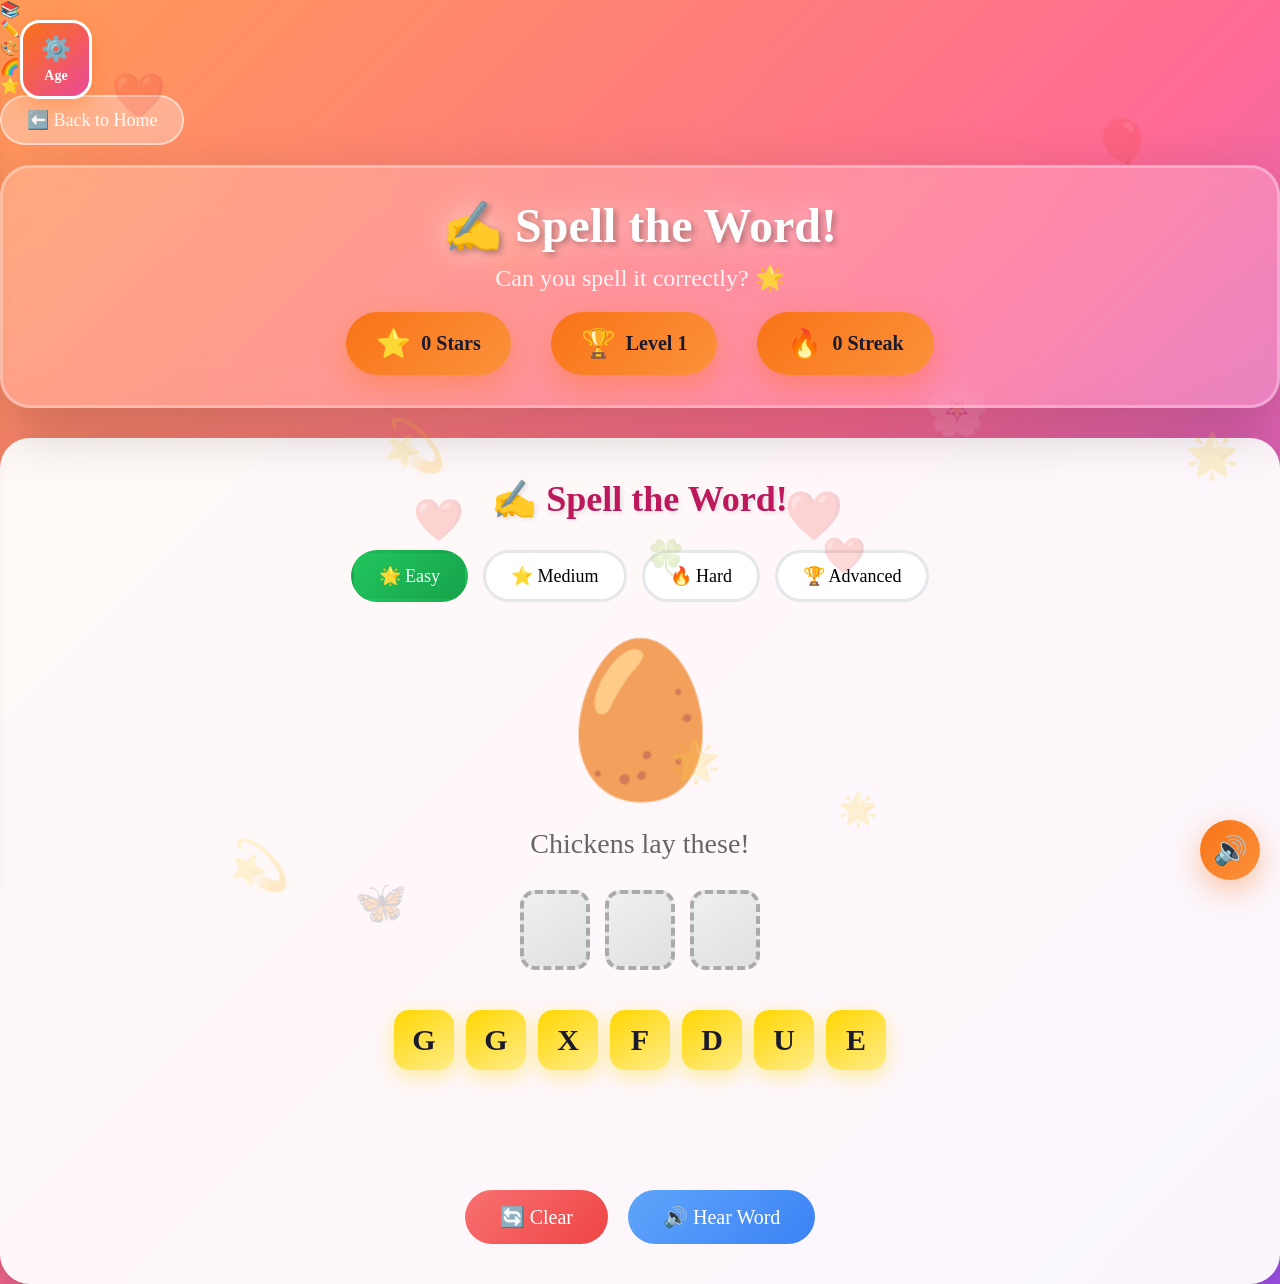
<file: spelling.html>
<!DOCTYPE html>
<html lang="en">
<head>
    <meta charset="UTF-8">
    <meta name="viewport" content="width=device-width, initial-scale=1.0">
    <title>✍️ Spelling Game - Fun English Learning</title>
    <link rel="stylesheet" href="styles.css">
</head>
<body>
    <!-- Background shapes -->
    <div class="bg-shapes">
        <div class="floating-shape shape-1">📚</div>
        <div class="floating-shape shape-2">✏️</div>
        <div class="floating-shape shape-3">🎨</div>
        <div class="floating-shape shape-4">🌈</div>
        <div class="floating-shape shape-5">⭐</div>
    </div>
    <div class="bg-shapes" id="dynamicBg"></div>

    <div class="app-container">
        <a href="index.html" class="back-btn">⬅️ Back to Home</a>
        
        <!-- Header -->
        <header class="header">
            <h1 class="app-title">✍️ Spell the Word!</h1>
            <p class="subtitle">Can you spell it correctly? 🌟</p>
            
            <div class="score-bar">
                <div class="score-item">
                    <span class="score-icon">⭐</span>
                    <span class="score-text" id="totalStars">0 Stars</span>
                </div>
                <div class="score-item">
                    <span class="score-icon">🏆</span>
                    <span class="score-text" id="level">Level 1</span>
                </div>
                <div class="score-item">
                    <span class="score-icon">🔥</span>
                    <span class="score-text" id="streak">0 Streak</span>
                </div>
            </div>
        </header>

        <!-- Spelling Section -->
        <section class="game-section">
            <h2 class="section-title">✍️ Spell the Word!</h2>
            
            <!-- Difficulty selector -->
            <div class="difficulty-selector">
                <button class="difficulty-btn active" onclick="setSpellingDifficulty('easy')" data-difficulty="easy">🌟 Easy</button>
                <button class="difficulty-btn" onclick="setSpellingDifficulty('medium')" data-difficulty="medium">⭐ Medium</button>
                <button class="difficulty-btn" onclick="setSpellingDifficulty('hard')" data-difficulty="hard">🔥 Hard</button>
                <button class="difficulty-btn" onclick="setSpellingDifficulty('advanced')" data-difficulty="advanced">🏆 Advanced</button>
            </div>
            
            <div class="spelling-game">
                <div class="spelling-image" id="spellingImage">🐱</div>
                <div class="spelling-hint" id="spellingHint">Can you spell this animal?</div>
                
                <div class="spelling-slots" id="spellingSlots">
                    <!-- Slots generated by JavaScript -->
                </div>
                
                <div class="letter-choices" id="letterChoices">
                    <!-- Letter buttons generated by JavaScript -->
                </div>
                
                <div class="spelling-result" id="spellingResult"></div>
                
                <div class="spelling-controls">
                    <button class="control-btn clear-btn" onclick="clearSpelling()">🔄 Clear</button>
                    <button class="control-btn speak-btn" onclick="speakCurrentWord()">🔊 Hear Word</button>
                </div>
                
                <button class="next-round-btn" id="nextSpellingBtn" onclick="startNewSpellingRound()" style="display: none;">
                    ▶️ Next Word!
                </button>
            </div>
        </section>
    </div>

    <!-- Celebration container -->
    <div class="celebration" id="celebration"></div>

    <!-- Sound toggle -->
    <button class="sound-toggle" id="soundToggle" onclick="toggleSound()">🔊</button>

    <script src="data.js"></script>
    <script src="app.js"></script>
    <script src="sidebar.js"></script>
    <script>
        // ==================== SPELLING GAME STATE ====================
        let spellingDifficulty = 'easy';
        let spellingState = {
            currentWord: null,
            currentIndex: 0,
            letters: []
        };

        // Word pools by difficulty
        const spellingWords = spellingWordsEasy;
        const mediumSpellingWords = spellingWordsMedium;
        const hardSpellingWords = spellingWordsHard;
        const advancedSpellingWords = spellingWordsAdvanced;

        function setSpellingDifficulty(difficulty) {
            spellingDifficulty = difficulty;
            
            // Update button states
            document.querySelectorAll('.difficulty-btn').forEach(btn => {
                btn.classList.toggle('active', btn.dataset.difficulty === difficulty);
            });
            
            // Start new round with new difficulty
            startNewSpellingRound();
            playSound('pop');
        }

        function getSpellingWordsByDifficulty() {
            switch(spellingDifficulty) {
                case 'easy':
                    return spellingWords.filter(w => w.word.length <= 4);
                case 'medium':
                    return mediumSpellingWords;
                case 'hard':
                    return hardSpellingWords;
                case 'advanced':
                    return advancedSpellingWords;
                default:
                    return spellingWords;
            }
        }

        function startNewSpellingRound() {
            // Pick random word based on difficulty
            const wordPool = getSpellingWordsByDifficulty();
            spellingState.currentWord = wordPool[Math.floor(Math.random() * wordPool.length)];
            spellingState.currentIndex = 0;
            spellingState.letters = [];
            
            document.getElementById('spellingImage').textContent = spellingState.currentWord.emoji;
            document.getElementById('spellingHint').textContent = spellingState.currentWord.hint;
            document.getElementById('spellingResult').textContent = '';
            document.getElementById('nextSpellingBtn').style.display = 'none';
            
            // Create slots
            const slotsContainer = document.getElementById('spellingSlots');
            slotsContainer.innerHTML = '';
            for (let i = 0; i < spellingState.currentWord.word.length; i++) {
                const slot = document.createElement('div');
                slot.className = 'letter-slot';
                slot.id = `slot-${i}`;
                slotsContainer.appendChild(slot);
            }
            
            // Create letter choices (word letters + random extras)
            const wordLetters = spellingState.currentWord.word.split('');
            const extraCount = spellingDifficulty === 'advanced' ? 8 : 
                              spellingDifficulty === 'hard' ? 6 : 4;
            const extraLetters = 'ABCDEFGHIJKLMNOPQRSTUVWXYZ'.split('')
                .filter(l => !wordLetters.includes(l))
                .sort(() => Math.random() - 0.5)
                .slice(0, extraCount);
            
            const allLetters = [...wordLetters, ...extraLetters].sort(() => Math.random() - 0.5);
            
            const choicesContainer = document.getElementById('letterChoices');
            choicesContainer.innerHTML = '';
            allLetters.forEach((letter, index) => {
                const btn = document.createElement('button');
                btn.className = 'letter-choice';
                btn.textContent = letter;
                btn.id = `choice-${index}`;
                btn.onclick = () => selectSpellingLetter(letter, btn);
                choicesContainer.appendChild(btn);
            });
        }

        function selectSpellingLetter(letter, btn) {
            if (spellingState.currentIndex >= spellingState.currentWord.word.length) return;
            
            const expectedLetter = spellingState.currentWord.word[spellingState.currentIndex];
            const slot = document.getElementById(`slot-${spellingState.currentIndex}`);
            
            slot.textContent = letter;
            slot.classList.add('filled');
            btn.disabled = true;
            spellingState.letters.push({ letter, btnId: btn.id });
            
            if (letter === expectedLetter) {
                slot.classList.add('correct');
                playSound('pop');
            } else {
                slot.classList.add('wrong');
                playSound('wrong');
            }
            
            spellingState.currentIndex++;
            
            // Check if word complete
            if (spellingState.currentIndex === spellingState.currentWord.word.length) {
                checkSpelling();
            }
        }

        function checkSpelling() {
            const spelled = spellingState.letters.map(l => l.letter).join('');
            
            if (spelled === spellingState.currentWord.word) {
                document.getElementById('spellingResult').textContent = `🎉 ${getAgeAppropriateEncouragement()} You spelled it correctly! 🌟`;
                playSound('success');
                addStar('spelling');
                addStar('spelling');
                addStreak();
                celebrate();
                speak(`${getAgeAppropriateEncouragement()} You spelled ${spellingState.currentWord.word}!`);
            } else {
                document.getElementById('spellingResult').textContent = `❌ The word was "${spellingState.currentWord.word}". Try again! 💪`;
                playSound('wrong');
                resetStreak();
            }
            
            document.getElementById('nextSpellingBtn').style.display = 'block';
        }

        function clearSpelling() {
            spellingState.letters.forEach(item => {
                const btn = document.getElementById(item.btnId);
                if (btn) btn.disabled = false;
            });
            
            spellingState.letters = [];
            spellingState.currentIndex = 0;
            
            document.querySelectorAll('.letter-slot').forEach(slot => {
                slot.textContent = '';
                slot.classList.remove('filled', 'correct', 'wrong');
            });
            
            document.getElementById('spellingResult').textContent = '';
            playSound('click');
        }

        function speakCurrentWord() {
            if (spellingState.currentWord) {
                speak(spellingState.currentWord.word);
            }
        }

        // Initialize
        document.addEventListener('DOMContentLoaded', startNewSpellingRound);
    </script>
</body>
</html>
</file>
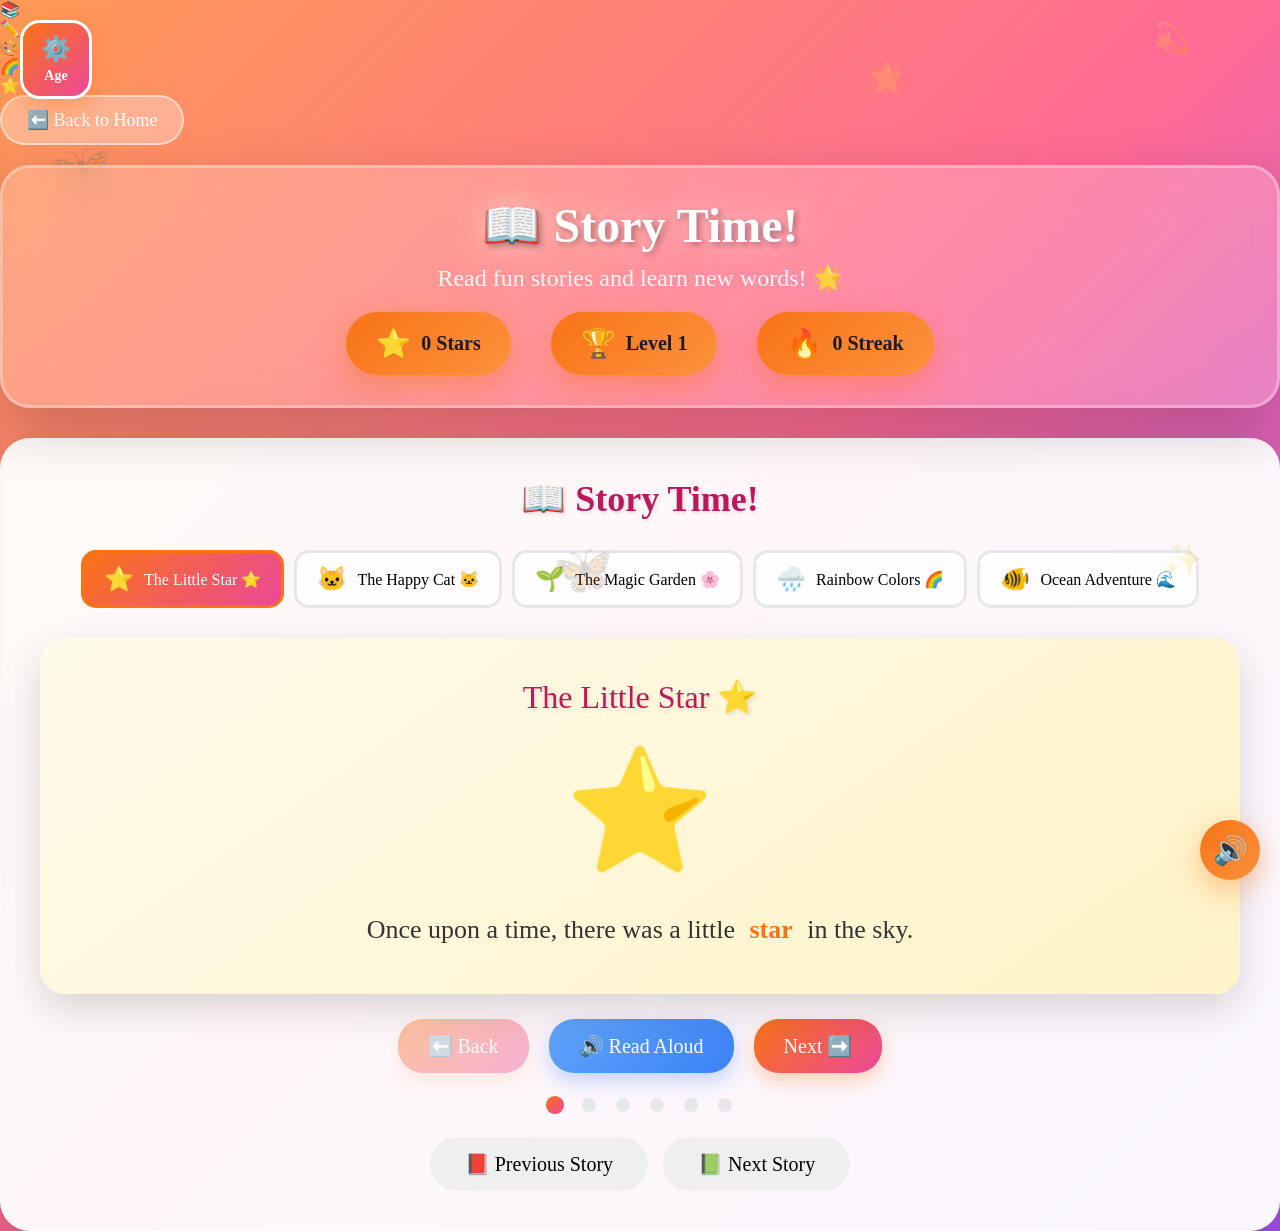
<file: story.html>
<!DOCTYPE html>
<html lang="en">
<head>
    <meta charset="UTF-8">
    <meta name="viewport" content="width=device-width, initial-scale=1.0">
    <title>📖 Story Time - Fun English Learning</title>
    <link rel="stylesheet" href="styles.css">
</head>
<body>
    <!-- Background shapes -->
    <div class="bg-shapes">
        <div class="floating-shape shape-1">📚</div>
        <div class="floating-shape shape-2">✏️</div>
        <div class="floating-shape shape-3">🎨</div>
        <div class="floating-shape shape-4">🌈</div>
        <div class="floating-shape shape-5">⭐</div>
    </div>
    <div class="bg-shapes" id="dynamicBg"></div>

    <div class="app-container">
        <a href="index.html" class="back-btn">⬅️ Back to Home</a>
        
        <!-- Header -->
        <header class="header">
            <h1 class="app-title">📖 Story Time!</h1>
            <p class="subtitle">Read fun stories and learn new words! 🌟</p>
            
            <div class="score-bar">
                <div class="score-item">
                    <span class="score-icon">⭐</span>
                    <span class="score-text" id="totalStars">0 Stars</span>
                </div>
                <div class="score-item">
                    <span class="score-icon">🏆</span>
                    <span class="score-text" id="level">Level 1</span>
                </div>
                <div class="score-item">
                    <span class="score-icon">🔥</span>
                    <span class="score-text" id="streak">0 Streak</span>
                </div>
            </div>
        </header>

        <!-- Story Section -->
        <section class="game-section">
            <h2 class="section-title">📖 Story Time!</h2>
            
            <!-- Story Selection -->
            <div class="story-selection">
                <div class="story-list" id="storyList">
                    <!-- Generated by JavaScript -->
                </div>
            </div>
            
            <div class="story-game">
                <div class="story-book" id="storyBook">
                    <div class="story-title" id="storyTitle">The Little Star ⭐</div>
                    <div class="story-illustration" id="storyIllustration">⭐</div>
                    <div class="story-text" id="storyText">
                        Once upon a time, there was a little <span class="highlight" onclick="speakWord('star')">star</span> in the sky.
                    </div>
                </div>
                
                <div class="story-navigation">
                    <button class="story-nav-btn" id="prevPageBtn" onclick="previousPage()" disabled>⬅️ Back</button>
                    <button class="story-nav-btn read-btn" id="readAloudBtn" onclick="readCurrentPage()">🔊 Read Aloud</button>
                    <button class="story-nav-btn" id="nextPageBtn" onclick="nextPage()">Next ➡️</button>
                </div>
                
                <div class="story-progress" id="storyProgress">
                    <!-- Dots added by JavaScript -->
                </div>
                
                <div class="story-controls">
                    <button class="control-btn" onclick="changeStory(-1)">📕 Previous Story</button>
                    <button class="control-btn" onclick="changeStory(1)">📗 Next Story</button>
                </div>
            </div>
        </section>
    </div>

    <!-- Celebration container -->
    <div class="celebration" id="celebration"></div>

    <!-- Sound toggle -->
    <button class="sound-toggle" id="soundToggle" onclick="toggleSound()">🔊</button>

    <script src="data.js"></script>
    <script src="app.js"></script>
    <script src="sidebar.js"></script>
    <script>
        // ==================== STORY GAME STATE ====================
        let currentStoryIndex = 0;
        let currentPageIndex = 0;

        function initStory() {
            generateStoryList();
            loadStory();
        }

        function generateStoryList() {
            const list = document.getElementById('storyList');
            list.innerHTML = '';
            
            stories.forEach((story, index) => {
                const btn = document.createElement('button');
                btn.className = 'story-select-btn' + (index === currentStoryIndex ? ' active' : '');
                btn.innerHTML = `<span class="story-thumb">${story.pages[0].illustration}</span> ${story.title}`;
                btn.onclick = () => selectStory(index);
                list.appendChild(btn);
            });
        }

        function selectStory(index) {
            currentStoryIndex = index;
            currentPageIndex = 0;
            
            // Update active button
            document.querySelectorAll('.story-select-btn').forEach((btn, i) => {
                btn.classList.toggle('active', i === index);
            });
            
            loadStory();
            playSound('pop');
        }

        function loadStory() {
            const story = stories[currentStoryIndex];
            
            document.getElementById('storyTitle').textContent = story.title;
            
            // Generate progress dots
            const progressContainer = document.getElementById('storyProgress');
            progressContainer.innerHTML = '';
            
            story.pages.forEach((_, index) => {
                const dot = document.createElement('span');
                dot.className = 'progress-dot' + (index === currentPageIndex ? ' active' : '');
                dot.onclick = () => goToPage(index);
                progressContainer.appendChild(dot);
            });
            
            loadPage();
        }

        function loadPage() {
            const story = stories[currentStoryIndex];
            const page = story.pages[currentPageIndex];
            
            // Animate illustration
            const illustration = document.getElementById('storyIllustration');
            illustration.style.animation = 'none';
            illustration.offsetHeight; // Trigger reflow
            illustration.style.animation = 'illustrationBounce 0.5s ease';
            illustration.textContent = page.illustration;
            
            // Load text
            document.getElementById('storyText').innerHTML = page.text;
            
            // Update navigation buttons
            document.getElementById('prevPageBtn').disabled = currentPageIndex === 0;
            document.getElementById('nextPageBtn').textContent = 
                currentPageIndex === story.pages.length - 1 ? '🎉 The End!' : 'Next ➡️';
            
            // Update progress dots
            document.querySelectorAll('.progress-dot').forEach((dot, index) => {
                dot.classList.toggle('active', index === currentPageIndex);
                dot.classList.toggle('read', index < currentPageIndex);
            });
        }

        function goToPage(index) {
            currentPageIndex = index;
            loadPage();
            playSound('pop');
        }

        function previousPage() {
            if (currentPageIndex > 0) {
                currentPageIndex--;
                loadPage();
                playSound('pop');
            }
        }

        function nextPage() {
            const story = stories[currentStoryIndex];
            
            if (currentPageIndex < story.pages.length - 1) {
                currentPageIndex++;
                loadPage();
                playSound('pop');
            } else {
                // Story complete!
                completeStory();
            }
        }

        function completeStory() {
            addStar('sentences');
            addStar('sentences');
            celebrate();
            speak(`${getAgeAppropriateEncouragement()} You finished the story!`);
            
            // Show completion message
            const result = document.createElement('div');
            result.className = 'story-complete';
            result.innerHTML = `
                <h3>🎉 Great Job! 🎉</h3>
                <p>You finished "${stories[currentStoryIndex].title}"!</p>
                <button class="control-btn" onclick="this.parentElement.remove(); changeStory(1);">
                    📗 Read Next Story
                </button>
            `;
            document.getElementById('storyBook').appendChild(result);
        }

        function readCurrentPage() {
            const story = stories[currentStoryIndex];
            const page = story.pages[currentPageIndex];
            
            // Extract plain text from HTML
            const tempDiv = document.createElement('div');
            tempDiv.innerHTML = page.text;
            const plainText = tempDiv.textContent || tempDiv.innerText;
            
            speak(plainText);
        }

        function changeStory(direction) {
            currentStoryIndex = (currentStoryIndex + direction + stories.length) % stories.length;
            currentPageIndex = 0;
            
            // Update story list
            document.querySelectorAll('.story-select-btn').forEach((btn, i) => {
                btn.classList.toggle('active', i === currentStoryIndex);
            });
            
            loadStory();
            playSound('pop');
        }

        function speakWord(word) {
            speak(word);
            playSound('click');
            
            // Highlight effect
            event.target.style.transform = 'scale(1.2)';
            event.target.style.color = '#f97316';
            setTimeout(() => {
                event.target.style.transform = '';
                event.target.style.color = '';
            }, 300);
        }

        // Initialize
        document.addEventListener('DOMContentLoaded', initStory);
    </script>

    <style>
        /* Additional styles specific to story page */
        @keyframes illustrationBounce {
            0% { transform: scale(0.5) rotate(-10deg); opacity: 0; }
            50% { transform: scale(1.1) rotate(5deg); }
            100% { transform: scale(1) rotate(0deg); opacity: 1; }
        }
        
        .story-selection {
            margin-bottom: 30px;
        }
        
        .story-list {
            display: flex;
            flex-wrap: wrap;
            gap: 10px;
            justify-content: center;
        }
        
        .story-select-btn {
            display: flex;
            align-items: center;
            gap: 10px;
            padding: 12px 20px;
            background: rgba(255, 255, 255, 0.8);
            border: 3px solid #e5e7eb;
            border-radius: 15px;
            font-family: inherit;
            font-size: 16px;
            cursor: pointer;
            transition: all 0.3s ease;
        }
        
        .story-select-btn:hover {
            transform: translateY(-3px);
            box-shadow: 0 5px 15px rgba(0, 0, 0, 0.2);
        }
        
        .story-select-btn.active {
            background: linear-gradient(135deg, #f97316, #ec4899);
            color: white;
            border-color: #f97316;
        }
        
        .story-thumb {
            font-size: 24px;
        }
        
        .story-complete {
            position: absolute;
            top: 50%;
            left: 50%;
            transform: translate(-50%, -50%);
            background: linear-gradient(135deg, #ffd700 0%, #ff8c00 100%);
            color: #1a1a2e;
            padding: 30px 50px;
            border-radius: 25px;
            text-align: center;
            box-shadow: 0 20px 60px rgba(0, 0, 0, 0.4);
            z-index: 100;
            animation: bounceIn 0.5s ease;
        }
        
        @keyframes bounceIn {
            0% { transform: translate(-50%, -50%) scale(0); }
            50% { transform: translate(-50%, -50%) scale(1.1); }
            100% { transform: translate(-50%, -50%) scale(1); }
        }
        
        .progress-dot {
            display: inline-block;
            width: 14px;
            height: 14px;
            border-radius: 50%;
            background: #e5e7eb;
            margin: 0 5px;
            cursor: pointer;
            transition: all 0.3s ease;
        }
        
        .progress-dot:hover {
            transform: scale(1.2);
        }
        
        .progress-dot.active {
            background: linear-gradient(135deg, #f97316, #ec4899);
            transform: scale(1.3);
        }
        
        .progress-dot.read {
            background: #22c55e;
        }
        
        .story-book {
            position: relative;
        }
    </style>
</body>
</html>
</file>
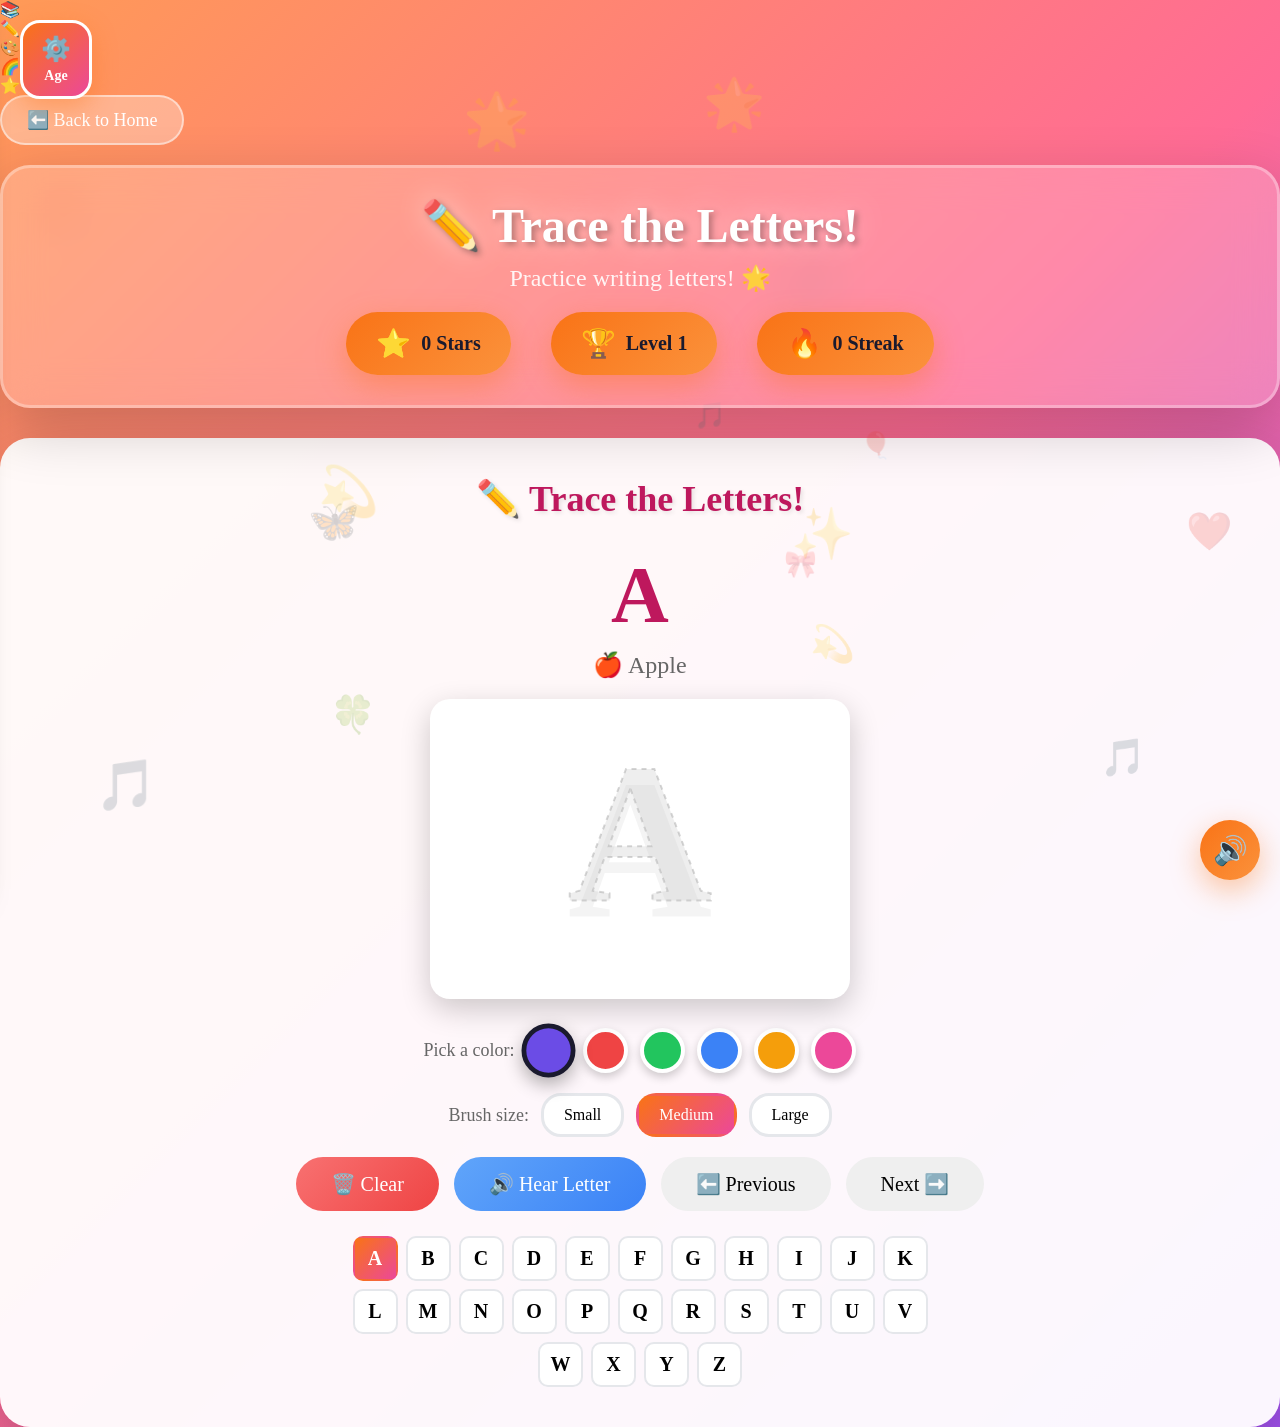
<file: tracing.html>
<!DOCTYPE html>
<html lang="en">
<head>
    <meta charset="UTF-8">
    <meta name="viewport" content="width=device-width, initial-scale=1.0">
    <title>✏️ Trace Letters - Fun English Learning</title>
    <link rel="stylesheet" href="styles.css">
</head>
<body>
    <!-- Background shapes -->
    <div class="bg-shapes">
        <div class="floating-shape shape-1">📚</div>
        <div class="floating-shape shape-2">✏️</div>
        <div class="floating-shape shape-3">🎨</div>
        <div class="floating-shape shape-4">🌈</div>
        <div class="floating-shape shape-5">⭐</div>
    </div>
    <div class="bg-shapes" id="dynamicBg"></div>

    <div class="app-container">
        <a href="index.html" class="back-btn">⬅️ Back to Home</a>
        
        <!-- Header -->
        <header class="header">
            <h1 class="app-title">✏️ Trace the Letters!</h1>
            <p class="subtitle">Practice writing letters! 🌟</p>
            
            <div class="score-bar">
                <div class="score-item">
                    <span class="score-icon">⭐</span>
                    <span class="score-text" id="totalStars">0 Stars</span>
                </div>
                <div class="score-item">
                    <span class="score-icon">🏆</span>
                    <span class="score-text" id="level">Level 1</span>
                </div>
                <div class="score-item">
                    <span class="score-icon">🔥</span>
                    <span class="score-text" id="streak">0 Streak</span>
                </div>
            </div>
        </header>

        <!-- Tracing Section -->
        <section class="game-section">
            <h2 class="section-title">✏️ Trace the Letters!</h2>
            
            <div class="tracing-game">
                <div class="trace-letter-display" id="traceLetter">A</div>
                <div class="trace-word-hint" id="traceWordHint">🍎 Apple</div>
                
                <div class="tracing-canvas-container">
                    <canvas id="tracingCanvas" width="400" height="280"></canvas>
                    <div class="guide-letter" id="guideLetter">A</div>
                </div>
                
                <div class="color-picker">
                    <span style="color: #666; font-size: 18px;">Pick a color:</span>
                    <button class="color-btn active" style="background: #6b4ce6;" onclick="setDrawColor('#6b4ce6', this)"></button>
                    <button class="color-btn" style="background: #ef4444;" onclick="setDrawColor('#ef4444', this)"></button>
                    <button class="color-btn" style="background: #22c55e;" onclick="setDrawColor('#22c55e', this)"></button>
                    <button class="color-btn" style="background: #3b82f6;" onclick="setDrawColor('#3b82f6', this)"></button>
                    <button class="color-btn" style="background: #f59e0b;" onclick="setDrawColor('#f59e0b', this)"></button>
                    <button class="color-btn" style="background: #ec4899;" onclick="setDrawColor('#ec4899', this)"></button>
                </div>
                
                <div class="brush-size">
                    <span style="color: #666; font-size: 18px;">Brush size:</span>
                    <button class="size-btn" onclick="setBrushSize(4)">Small</button>
                    <button class="size-btn active" onclick="setBrushSize(8)">Medium</button>
                    <button class="size-btn" onclick="setBrushSize(16)">Large</button>
                </div>
                
                <div class="tracing-controls">
                    <button class="control-btn clear-btn" onclick="clearTracing()">🗑️ Clear</button>
                    <button class="control-btn speak-btn" onclick="speakTraceLetter()">🔊 Hear Letter</button>
                    <button class="control-btn" onclick="previousTraceLetter()">⬅️ Previous</button>
                    <button class="control-btn" onclick="nextTraceLetter()">Next ➡️</button>
                </div>
                
                <div class="letter-navigation">
                    <div class="letter-grid" id="letterGrid">
                        <!-- Generated by JavaScript -->
                    </div>
                </div>
            </div>
        </section>
    </div>

    <!-- Celebration container -->
    <div class="celebration" id="celebration"></div>

    <!-- Sound toggle -->
    <button class="sound-toggle" id="soundToggle" onclick="toggleSound()">🔊</button>

    <script src="data.js"></script>
    <script src="app.js"></script>
    <script src="sidebar.js"></script>
    <script>
        // ==================== TRACING GAME STATE ====================
        let traceLetterIndex = 0;
        let drawColor = '#6b4ce6';
        let brushSize = 8;
        let isDrawing = false;
        let lastX = 0;
        let lastY = 0;
        let canvas, ctx;
        
        const letters = 'ABCDEFGHIJKLMNOPQRSTUVWXYZ'.split('');

        function initTracing() {
            canvas = document.getElementById('tracingCanvas');
            ctx = canvas.getContext('2d');
            
            // Set canvas size based on container
            const container = canvas.parentElement;
            canvas.width = container.offsetWidth - 20;
            canvas.height = 280;
            
            // Draw guide letter
            drawGuideLetter();
            
            // Generate letter grid
            generateLetterGrid();
            
            // Mouse events
            canvas.addEventListener('mousedown', startDrawing);
            canvas.addEventListener('mousemove', draw);
            canvas.addEventListener('mouseup', stopDrawing);
            canvas.addEventListener('mouseout', stopDrawing);
            
            // Touch events for mobile
            canvas.addEventListener('touchstart', handleTouchStart, { passive: false });
            canvas.addEventListener('touchmove', handleTouchMove, { passive: false });
            canvas.addEventListener('touchend', stopDrawing);
            
            // Update display
            updateLetterDisplay();
        }

        function generateLetterGrid() {
            const grid = document.getElementById('letterGrid');
            grid.innerHTML = '';
            
            letters.forEach((letter, index) => {
                const btn = document.createElement('button');
                btn.className = 'letter-grid-btn' + (index === traceLetterIndex ? ' active' : '');
                btn.textContent = letter;
                btn.onclick = () => jumpToLetter(index);
                grid.appendChild(btn);
            });
        }

        function jumpToLetter(index) {
            traceLetterIndex = index;
            updateLetterDisplay();
            clearTracing();
            playSound('pop');
        }

        function updateLetterDisplay() {
            const letter = letters[traceLetterIndex];
            document.getElementById('traceLetter').textContent = letter;
            document.getElementById('guideLetter').textContent = letter;
            
            // Update word hint
            const data = alphabetData[letter];
            if (data) {
                document.getElementById('traceWordHint').textContent = `${data.emoji} ${data.word}`;
            }
            
            // Update grid active state
            document.querySelectorAll('.letter-grid-btn').forEach((btn, i) => {
                btn.classList.toggle('active', i === traceLetterIndex);
            });
        }

        function drawGuideLetter() {
            const letter = letters[traceLetterIndex];
            
            // Clear canvas with a slight background
            ctx.fillStyle = 'rgba(255, 255, 255, 0.95)';
            ctx.fillRect(0, 0, canvas.width, canvas.height);
            
            // Draw guide letter (faded)
            ctx.font = 'bold 200px Comic Sans MS';
            ctx.fillStyle = 'rgba(200, 200, 200, 0.3)';
            ctx.textAlign = 'center';
            ctx.textBaseline = 'middle';
            ctx.fillText(letter, canvas.width / 2, canvas.height / 2);
            
            // Draw dotted outline
            ctx.strokeStyle = 'rgba(150, 150, 150, 0.4)';
            ctx.setLineDash([5, 5]);
            ctx.lineWidth = 2;
            ctx.strokeText(letter, canvas.width / 2, canvas.height / 2);
            ctx.setLineDash([]);
        }

        function startDrawing(e) {
            isDrawing = true;
            const rect = canvas.getBoundingClientRect();
            lastX = e.clientX - rect.left;
            lastY = e.clientY - rect.top;
        }

        function handleTouchStart(e) {
            e.preventDefault();
            const touch = e.touches[0];
            const rect = canvas.getBoundingClientRect();
            lastX = touch.clientX - rect.left;
            lastY = touch.clientY - rect.top;
            isDrawing = true;
        }

        function draw(e) {
            if (!isDrawing) return;
            
            const rect = canvas.getBoundingClientRect();
            const x = e.clientX - rect.left;
            const y = e.clientY - rect.top;
            
            drawLine(lastX, lastY, x, y);
            
            lastX = x;
            lastY = y;
        }

        function handleTouchMove(e) {
            e.preventDefault();
            if (!isDrawing) return;
            
            const touch = e.touches[0];
            const rect = canvas.getBoundingClientRect();
            const x = touch.clientX - rect.left;
            const y = touch.clientY - rect.top;
            
            drawLine(lastX, lastY, x, y);
            
            lastX = x;
            lastY = y;
        }

        function drawLine(x1, y1, x2, y2) {
            ctx.beginPath();
            ctx.moveTo(x1, y1);
            ctx.lineTo(x2, y2);
            ctx.strokeStyle = drawColor;
            ctx.lineWidth = brushSize;
            ctx.lineCap = 'round';
            ctx.lineJoin = 'round';
            ctx.stroke();
        }

        function stopDrawing() {
            if (isDrawing) {
                isDrawing = false;
                playSound('pop');
            }
        }

        function setDrawColor(color, btn) {
            drawColor = color;
            
            // Update active button
            document.querySelectorAll('.color-btn').forEach(b => b.classList.remove('active'));
            btn.classList.add('active');
            
            playSound('click');
        }

        function setBrushSize(size) {
            brushSize = size;
            
            // Update active button
            document.querySelectorAll('.size-btn').forEach(b => b.classList.remove('active'));
            event.target.classList.add('active');
            
            playSound('click');
        }

        function clearTracing() {
            drawGuideLetter();
            playSound('click');
        }

        function speakTraceLetter() {
            const letter = letters[traceLetterIndex];
            const data = alphabetData[letter];
            if (data) {
                speak(`${letter} is for ${data.word}`);
            } else {
                speak(letter);
            }
        }

        function previousTraceLetter() {
            traceLetterIndex = (traceLetterIndex - 1 + letters.length) % letters.length;
            updateLetterDisplay();
            clearTracing();
            playSound('pop');
        }

        function nextTraceLetter() {
            traceLetterIndex = (traceLetterIndex + 1) % letters.length;
            updateLetterDisplay();
            clearTracing();
            playSound('pop');
            
            // Award star occasionally
            if (Math.random() < 0.3) {
                addStar('alphabet');
                celebrate();
            }
        }

        // Initialize
        document.addEventListener('DOMContentLoaded', initTracing);
        
        // Handle resize
        window.addEventListener('resize', () => {
            if (canvas) {
                const container = canvas.parentElement;
                canvas.width = Math.min(container.offsetWidth - 20, 400);
                drawGuideLetter();
            }
        });
    </script>
</body>
</html>
</file>
<file: styles.css>
/* ==================== BASE STYLES ==================== */
* {
    margin: 0;
    padding: 0;
    box-sizing: border-box;
}

body {
    font-family: 'Comic Sans MS', 'Chalkboard', 'Bradley Hand', cursive;
    background: linear-gradient(135deg, #ff9a56 0%, #ff6b95 50%, #a855f7 100%);
    min-height: 100vh;
    overflow-x: hidden;
}

/* ==================== AGE SIDEBAR ==================== */
.sidebar {
    position: fixed;
    top: 0;
    left: -350px;
    width: 320px;
    height: 100vh;
    background: linear-gradient(180deg, #1a1a2e 0%, #16213e 100%);
    box-shadow: 5px 0 30px rgba(0, 0, 0, 0.4);
    z-index: 1000;
    transition: left 0.4s cubic-bezier(0.4, 0, 0.2, 1);
    overflow-y: auto;
}

.sidebar.open {
    left: 0;
}

.sidebar-header {
    display: flex;
    justify-content: space-between;
    align-items: center;
    padding: 25px 20px;
    background: linear-gradient(135deg, #f97316 0%, #ec4899 100%);
    color: white;
}

.sidebar-header h3 {
    font-size: 24px;
    text-shadow: 2px 2px 4px rgba(0, 0, 0, 0.2);
}

.sidebar-close {
    width: 40px;
    height: 40px;
    background: rgba(255, 255, 255, 0.2);
    border: none;
    border-radius: 50%;
    color: white;
    font-size: 24px;
    cursor: pointer;
    transition: all 0.3s ease;
}

.sidebar-close:hover {
    background: rgba(255, 255, 255, 0.3);
    transform: rotate(90deg);
}

.sidebar-content {
    padding: 20px;
}

.sidebar-label {
    color: #94a3b8;
    font-size: 16px;
    margin-bottom: 15px;
}

.age-options {
    display: flex;
    flex-direction: column;
    gap: 12px;
}

.age-option {
    display: flex;
    flex-direction: column;
    align-items: flex-start;
    padding: 15px 18px;
    background: rgba(255, 255, 255, 0.05);
    border: 2px solid rgba(255, 255, 255, 0.1);
    border-radius: 15px;
    cursor: pointer;
    transition: all 0.3s ease;
    text-align: left;
    font-family: inherit;
}

.age-option:hover {
    background: rgba(255, 255, 255, 0.1);
    border-color: #f97316;
    transform: translateX(5px);
}

.age-option.selected {
    background: linear-gradient(135deg, rgba(249, 115, 22, 0.3) 0%, rgba(236, 72, 153, 0.3) 100%);
    border-color: #f97316;
    box-shadow: 0 0 20px rgba(249, 115, 22, 0.3);
}

.age-emoji {
    font-size: 32px;
    margin-bottom: 5px;
}

.age-label {
    font-size: 18px;
    font-weight: bold;
    color: white;
    margin-bottom: 3px;
}

.age-desc {
    font-size: 13px;
    color: #94a3b8;
}

.sidebar-divider {
    height: 1px;
    background: linear-gradient(90deg, transparent, rgba(255, 255, 255, 0.2), transparent);
    margin: 25px 0;
}

.current-settings h4 {
    color: #f97316;
    font-size: 18px;
    margin-bottom: 15px;
}

.setting-item {
    display: flex;
    justify-content: space-between;
    align-items: center;
    padding: 10px 0;
    border-bottom: 1px solid rgba(255, 255, 255, 0.1);
    color: #e2e8f0;
    font-size: 15px;
}

.setting-item span:last-child {
    color: #06b6d4;
    font-weight: bold;
}

.sidebar-actions {
    margin-top: 20px;
}

.sidebar-btn {
    width: 100%;
    padding: 15px 20px;
    font-size: 18px;
    font-family: inherit;
    border: none;
    border-radius: 15px;
    cursor: pointer;
    transition: all 0.3s ease;
}

.sidebar-btn.reset-btn {
    background: linear-gradient(135deg, #ef4444 0%, #dc2626 100%);
    color: white;
}

.sidebar-btn.home-btn {
    background: linear-gradient(135deg, #22c55e 0%, #16a34a 100%);
    color: white;
    margin-bottom: 12px;
}

.sidebar-btn:hover {
    transform: scale(1.02);
    box-shadow: 0 5px 20px rgba(0, 0, 0, 0.3);
}

/* Sidebar overlay */
.sidebar-overlay {
    position: fixed;
    top: 0;
    left: 0;
    width: 100%;
    height: 100%;
    background: rgba(0, 0, 0, 0.5);
    backdrop-filter: blur(3px);
    z-index: 999;
    opacity: 0;
    visibility: hidden;
    transition: all 0.3s ease;
}

.sidebar-overlay.active {
    opacity: 1;
    visibility: visible;
}

/* Sidebar toggle button */
.sidebar-toggle {
    position: fixed;
    top: 20px;
    left: 20px;
    display: flex;
    flex-direction: column;
    align-items: center;
    gap: 5px;
    padding: 12px 18px;
    background: linear-gradient(135deg, #f97316 0%, #ec4899 100%);
    border: 3px solid white;
    border-radius: 20px;
    cursor: pointer;
    z-index: 100;
    transition: all 0.3s ease;
    box-shadow: 0 8px 25px rgba(249, 115, 22, 0.4);
    font-family: inherit;
}

.sidebar-toggle:hover {
    transform: scale(1.1);
    box-shadow: 0 12px 35px rgba(249, 115, 22, 0.5);
}

.toggle-icon {
    font-size: 24px;
}

.toggle-text {
    font-size: 14px;
    font-weight: bold;
    color: white;
}

/* ==================== HEADER ==================== */
.header {
    text-align: center;
    padding: 30px 20px;
    background: rgba(255, 255, 255, 0.2);
    backdrop-filter: blur(20px);
    border-radius: 30px;
    margin-bottom: 30px;
    border: 3px solid rgba(255, 255, 255, 0.3);
    box-shadow: 0 20px 60px rgba(0, 0, 0, 0.2);
}

.app-title {
    font-size: 48px;
    color: white;
    text-shadow: 3px 3px 6px rgba(0, 0, 0, 0.3), 0 0 30px rgba(255, 255, 255, 0.5);
    margin-bottom: 10px;
    animation: titleBounce 2s infinite ease-in-out;
}

@keyframes titleBounce {
    0%, 100% { transform: scale(1); }
    50% { transform: scale(1.05); }
}

.subtitle {
    font-size: 24px;
    color: rgba(255, 255, 255, 0.9);
}

/* Score display */
.score-bar {
    display: flex;
    justify-content: center;
    gap: 40px;
    margin-top: 20px;
    flex-wrap: wrap;
}

.score-item {
    background: linear-gradient(135deg, #f97316 0%, #fb923c 100%);
    padding: 15px 30px;
    border-radius: 50px;
    display: flex;
    align-items: center;
    gap: 10px;
    box-shadow: 0 10px 30px rgba(249, 115, 22, 0.4);
    transform-style: preserve-3d;
    animation: scoreFloat 3s infinite ease-in-out;
}

.score-item:nth-child(2) { animation-delay: -1s; }
.score-item:nth-child(3) { animation-delay: -2s; }

@keyframes scoreFloat {
    0%, 100% { transform: translateY(0) rotateX(0deg); }
    50% { transform: translateY(-5px) rotateX(5deg); }
}

.score-icon {
    font-size: 28px;
}

.score-text {
    font-size: 20px;
    font-weight: bold;
    color: #1a1a2e;
}

/* Age Badge */
.age-badge {
    display: inline-flex;
    align-items: center;
    gap: 8px;
    padding: 8px 20px;
    background: linear-gradient(135deg, #06b6d4 0%, #0891b2 100%);
    border-radius: 30px;
    font-size: 18px;
    color: white;
    font-weight: bold;
    cursor: pointer;
    transition: all 0.3s ease;
    margin-top: 15px;
    text-decoration: none;
}

.age-badge:hover {
    transform: scale(1.05);
    box-shadow: 0 10px 30px rgba(6, 182, 212, 0.4);
}

/* ==================== NAVIGATION ==================== */
.nav-tabs {
    display: flex;
    justify-content: center;
    gap: 15px;
    margin-bottom: 30px;
    flex-wrap: wrap;
}

.nav-tab {
    padding: 20px 35px;
    font-size: 22px;
    font-family: inherit;
    border: none;
    border-radius: 20px;
    cursor: pointer;
    transition: all 0.3s ease;
    background: rgba(255, 255, 255, 0.2);
    color: white;
    border: 3px solid transparent;
    box-shadow: 0 10px 30px rgba(0, 0, 0, 0.2);
    transform-style: preserve-3d;
    perspective: 500px;
    text-decoration: none;
    display: inline-flex;
    align-items: center;
    gap: 8px;
}

.nav-tab:hover {
    transform: translateY(-5px) rotateX(10deg);
    box-shadow: 0 20px 40px rgba(0, 0, 0, 0.3);
}

.nav-tab.active {
    background: linear-gradient(135deg, #06b6d4 0%, #0891b2 100%);
    border-color: white;
    transform: scale(1.05);
}

/* ==================== GAME SECTIONS ==================== */
.game-section {
    background: rgba(255, 255, 255, 0.95);
    border-radius: 30px;
    padding: 40px;
    box-shadow: 0 30px 80px rgba(0, 0, 0, 0.3);
    animation: sectionAppear 0.5s ease-out;
}

@keyframes sectionAppear {
    from {
        opacity: 0;
        transform: translateY(50px) rotateX(-10deg);
    }
    to {
        opacity: 1;
        transform: translateY(0) rotateX(0deg);
    }
}

.section-title {
    text-align: center;
    font-size: 36px;
    color: #be185d;
    margin-bottom: 30px;
    text-shadow: 2px 2px 4px rgba(0, 0, 0, 0.1);
}

/* ==================== DIFFICULTY SELECTOR ==================== */
.difficulty-selector {
    display: flex;
    justify-content: center;
    gap: 15px;
    margin-bottom: 30px;
    flex-wrap: wrap;
}

.difficulty-btn {
    padding: 12px 25px;
    font-size: 18px;
    font-family: inherit;
    background: white;
    border: 3px solid #e5e7eb;
    border-radius: 30px;
    cursor: pointer;
    transition: all 0.3s ease;
}

.difficulty-btn:hover {
    border-color: #f97316;
    transform: scale(1.05);
}

.difficulty-btn.active {
    background: linear-gradient(135deg, #22c55e 0%, #16a34a 100%);
    color: white;
    border-color: transparent;
}

/* ==================== BUTTONS ==================== */
.next-round-btn {
    display: block;
    margin: 30px auto 0;
    padding: 20px 50px;
    font-size: 24px;
    font-family: inherit;
    background: linear-gradient(135deg, #f97316 0%, #ec4899 100%);
    color: white;
    border: none;
    border-radius: 50px;
    cursor: pointer;
    box-shadow: 0 10px 30px rgba(249, 115, 22, 0.4);
    transition: all 0.3s ease;
}

.next-round-btn:hover {
    transform: scale(1.1);
    box-shadow: 0 15px 40px rgba(249, 115, 22, 0.5);
}

.control-btn {
    padding: 15px 35px;
    font-size: 20px;
    font-family: inherit;
    border: none;
    border-radius: 30px;
    cursor: pointer;
    transition: all 0.3s ease;
}

.clear-btn {
    background: linear-gradient(135deg, #f87171 0%, #ef4444 100%);
    color: white;
}

.speak-btn {
    background: linear-gradient(135deg, #60a5fa 0%, #3b82f6 100%);
    color: white;
}

.control-btn:hover {
    transform: scale(1.1);
}

/* Back button */
.back-btn {
    display: inline-flex;
    align-items: center;
    gap: 8px;
    padding: 12px 25px;
    font-size: 18px;
    font-family: inherit;
    background: rgba(255, 255, 255, 0.3);
    color: white;
    border: 2px solid rgba(255, 255, 255, 0.5);
    border-radius: 30px;
    cursor: pointer;
    text-decoration: none;
    transition: all 0.3s ease;
    margin-bottom: 20px;
}

.back-btn:hover {
    background: rgba(255, 255, 255, 0.4);
    transform: translateX(-5px);
}

/* ==================== ALPHABET SECTION ==================== */
.alphabet-grid {
    display: grid;
    grid-template-columns: repeat(auto-fill, minmax(80px, 1fr));
    gap: 15px;
    margin-bottom: 30px;
}

.letter-card {
    aspect-ratio: 1;
    background: linear-gradient(145deg, #fff 0%, #f0f0f0 100%);
    border-radius: 20px;
    display: flex;
    flex-direction: column;
    align-items: center;
    justify-content: center;
    font-size: 36px;
    font-weight: bold;
    color: #be185d;
    cursor: pointer;
    transition: all 0.3s ease;
    box-shadow: 0 8px 20px rgba(0, 0, 0, 0.15);
    border: 3px solid transparent;
    transform-style: preserve-3d;
    position: relative;
}

.letter-card:hover {
    transform: translateY(-10px) rotateY(10deg) scale(1.1);
    box-shadow: 0 20px 40px rgba(0, 0, 0, 0.2);
    border-color: #f97316;
    background: linear-gradient(145deg, #fed7aa 0%, #ffedd5 100%);
}

.letter-card.speaking {
    animation: letterSpeak 0.5s ease-in-out;
    background: linear-gradient(145deg, #06b6d4 0%, #67e8f9 100%);
    border-color: #0891b2;
}

@keyframes letterSpeak {
    0%, 100% { transform: scale(1) rotateY(0deg); }
    25% { transform: scale(1.2) rotateY(-20deg); }
    75% { transform: scale(1.2) rotateY(20deg); }
}

.letter-emoji {
    font-size: 24px;
    margin-top: 5px;
}

.letter-display {
    text-align: center;
    margin-bottom: 30px;
    padding: 40px;
    background: linear-gradient(135deg, #f97316 0%, #ec4899 100%);
    border-radius: 30px;
    color: white;
}

.big-letter {
    font-size: 150px;
    font-weight: bold;
    text-shadow: 5px 5px 10px rgba(0, 0, 0, 0.3);
    animation: letterPulse 1s infinite ease-in-out;
    display: inline-block;
}

@keyframes letterPulse {
    0%, 100% { transform: scale(1) rotate(-5deg); }
    50% { transform: scale(1.1) rotate(5deg); }
}

.letter-word {
    font-size: 36px;
    margin-top: 20px;
}

.letter-word-emoji {
    font-size: 80px;
    display: block;
    margin-top: 15px;
    animation: emojiJump 1s infinite ease-in-out;
}

@keyframes emojiJump {
    0%, 100% { transform: translateY(0); }
    50% { transform: translateY(-20px); }
}

/* ==================== MATCHING SECTION ==================== */
.match-container {
    display: flex;
    justify-content: space-around;
    flex-wrap: wrap;
    gap: 40px;
}

.match-column {
    display: flex;
    flex-direction: column;
    gap: 20px;
    min-width: 200px;
}

.match-column h3 {
    text-align: center;
    font-size: 24px;
    color: #be185d;
}

.match-item {
    padding: 20px 30px;
    background: linear-gradient(145deg, #fff 0%, #f8f8f8 100%);
    border: 4px solid #ddd;
    border-radius: 20px;
    font-size: 28px;
    cursor: pointer;
    transition: all 0.3s ease;
    text-align: center;
    box-shadow: 0 8px 20px rgba(0, 0, 0, 0.1);
}

.match-item:hover {
    transform: scale(1.05);
    box-shadow: 0 12px 30px rgba(0, 0, 0, 0.15);
}

.match-item.selected {
    border-color: #ffd700;
    background: linear-gradient(145deg, #ffd700 0%, #ffec8b 100%);
    transform: scale(1.1);
}

.match-item.correct {
    border-color: #0891b2;
    background: linear-gradient(145deg, #06b6d4 0%, #67e8f9 100%);
    animation: correctMatch 0.6s ease-out;
}

.match-item.wrong {
    border-color: #ef4444;
    background: linear-gradient(145deg, #f87171 0%, #fca5a5 100%);
    animation: wrongMatch 0.5s ease-out;
}

@keyframes correctMatch {
    0% { transform: scale(1); }
    50% { transform: scale(1.2) rotate(5deg); }
    100% { transform: scale(1); }
}

@keyframes wrongMatch {
    0%, 100% { transform: translateX(0); }
    25% { transform: translateX(-20px); }
    75% { transform: translateX(20px); }
}

.match-feedback {
    text-align: center;
    font-size: 48px;
    margin-top: 30px;
    min-height: 80px;
}

/* ==================== SPELLING SECTION ==================== */
.spelling-game {
    text-align: center;
}

.spelling-image {
    font-size: 150px;
    margin-bottom: 20px;
    animation: imageWiggle 2s infinite ease-in-out;
}

@keyframes imageWiggle {
    0%, 100% { transform: rotate(-5deg); }
    50% { transform: rotate(5deg); }
}

.spelling-hint {
    font-size: 28px;
    color: #666;
    margin-bottom: 30px;
}

.spelling-slots {
    display: flex;
    justify-content: center;
    gap: 15px;
    margin-bottom: 40px;
    flex-wrap: wrap;
}

.letter-slot {
    width: 70px;
    height: 80px;
    background: linear-gradient(145deg, #f0f0f0 0%, #e0e0e0 100%);
    border-radius: 15px;
    display: flex;
    align-items: center;
    justify-content: center;
    font-size: 40px;
    font-weight: bold;
    color: #be185d;
    border: 4px dashed #aaa;
    transition: all 0.3s ease;
}

.letter-slot.filled {
    background: linear-gradient(145deg, #f97316 0%, #ec4899 100%);
    color: white;
    border: 4px solid #be185d;
    animation: slotFill 0.3s ease-out;
}

.letter-slot.correct {
    background: linear-gradient(145deg, #06b6d4 0%, #0891b2 100%);
    border-color: #0e7490;
}

.letter-slot.wrong {
    background: linear-gradient(145deg, #f87171 0%, #ef4444 100%);
    border-color: #dc2626;
    animation: slotShake 0.5s ease-out;
}

@keyframes slotFill {
    from { transform: scale(0.5); }
    to { transform: scale(1); }
}

@keyframes slotShake {
    0%, 100% { transform: translateX(0); }
    25% { transform: translateX(-10px); }
    75% { transform: translateX(10px); }
}

.letter-choices {
    display: flex;
    justify-content: center;
    gap: 12px;
    flex-wrap: wrap;
}

.letter-choice {
    width: 60px;
    height: 60px;
    background: linear-gradient(145deg, #ffd700 0%, #ffec8b 100%);
    border: none;
    border-radius: 15px;
    font-size: 30px;
    font-weight: bold;
    font-family: inherit;
    color: #1a1a2e;
    cursor: pointer;
    transition: all 0.3s ease;
    box-shadow: 0 6px 20px rgba(255, 215, 0, 0.4);
}

.letter-choice:hover {
    transform: translateY(-8px) scale(1.1);
    box-shadow: 0 12px 30px rgba(255, 215, 0, 0.5);
}

.letter-choice:disabled {
    opacity: 0.3;
    cursor: not-allowed;
    transform: none;
}

.spelling-result {
    font-size: 48px;
    margin-top: 30px;
    min-height: 70px;
}

.spelling-controls {
    margin-top: 20px;
    display: flex;
    justify-content: center;
    gap: 20px;
}

/* ==================== COUNTING SECTION ==================== */
.counting-game {
    text-align: center;
}

.counting-display {
    display: flex;
    justify-content: center;
    flex-wrap: wrap;
    gap: 15px;
    margin-bottom: 30px;
    min-height: 150px;
    padding: 30px;
    background: linear-gradient(145deg, #f8f8f8 0%, #e8e8e8 100%);
    border-radius: 20px;
}

.counting-item {
    font-size: 60px;
    animation: countPop 0.5s ease-out;
    cursor: pointer;
    transition: transform 0.2s;
}

.counting-item:hover {
    transform: scale(1.3);
}

@keyframes countPop {
    from { transform: scale(0) rotate(-180deg); }
    to { transform: scale(1) rotate(0deg); }
}

.counting-question {
    font-size: 32px;
    color: #be185d;
    margin-bottom: 30px;
}

.number-choices {
    display: flex;
    justify-content: center;
    gap: 20px;
    flex-wrap: wrap;
}

.number-choice {
    width: 80px;
    height: 80px;
    background: linear-gradient(145deg, #fff 0%, #f0f0f0 100%);
    border: 4px solid #ddd;
    border-radius: 50%;
    font-size: 36px;
    font-weight: bold;
    font-family: inherit;
    color: #be185d;
    cursor: pointer;
    transition: all 0.3s ease;
    box-shadow: 0 8px 20px rgba(0, 0, 0, 0.15);
}

.number-choice:hover {
    transform: scale(1.2);
    border-color: #f97316;
    background: linear-gradient(145deg, #fed7aa 0%, #ffedd5 100%);
}

.number-choice.correct {
    background: linear-gradient(145deg, #06b6d4 0%, #0891b2 100%);
    border-color: #0e7490;
    color: white;
}

.number-choice.wrong {
    background: linear-gradient(145deg, #f87171 0%, #ef4444 100%);
    border-color: #dc2626;
    color: white;
}

/* ==================== MATHS SECTION ==================== */
.maths-game {
    text-align: center;
}

.maths-mode-selector {
    display: flex;
    justify-content: center;
    gap: 15px;
    margin-bottom: 25px;
    flex-wrap: wrap;
}

.maths-mode-btn {
    padding: 12px 20px;
    font-size: 16px;
    font-family: inherit;
    background: white;
    border: 3px solid #e0e0e0;
    border-radius: 20px;
    cursor: pointer;
    transition: all 0.3s ease;
    box-shadow: 0 4px 15px rgba(0,0,0,0.1);
}

.maths-mode-btn:hover {
    transform: translateY(-3px);
    box-shadow: 0 8px 25px rgba(0,0,0,0.15);
    border-color: #06b6d4;
}

.maths-mode-btn.active {
    background: linear-gradient(135deg, #06b6d4 0%, #0891b2 100%);
    color: white;
    border-color: transparent;
    transform: scale(1.05);
}

.maths-problem-area {
    background: linear-gradient(145deg, #ecfeff 0%, #cffafe 100%);
    border-radius: 30px;
    padding: 40px;
    margin-bottom: 30px;
    border: 4px solid #06b6d4;
    box-shadow: 0 15px 50px rgba(6, 182, 212, 0.3);
}

.maths-visual {
    display: flex;
    justify-content: center;
    align-items: center;
    gap: 20px;
    margin-bottom: 30px;
    flex-wrap: wrap;
    min-height: 120px;
}

.maths-group {
    display: flex;
    flex-wrap: wrap;
    gap: 8px;
    max-width: 200px;
    justify-content: center;
    padding: 15px;
    background: rgba(255,255,255,0.7);
    border-radius: 15px;
    border: 3px solid #22d3ee;
}

.maths-item {
    font-size: 40px;
    animation: mathPop 0.3s ease-out backwards;
}

@keyframes mathPop {
    from { transform: scale(0); opacity: 0; }
    to { transform: scale(1); opacity: 1; }
}

.maths-operator {
    font-size: 60px;
    font-weight: bold;
    color: #0891b2;
}

.maths-equals {
    font-size: 60px;
    font-weight: bold;
    color: #0891b2;
}

.maths-question-box {
    width: 80px;
    height: 80px;
    background: linear-gradient(135deg, #fbbf24 0%, #f59e0b 100%);
    border-radius: 15px;
    display: flex;
    align-items: center;
    justify-content: center;
    font-size: 40px;
    font-weight: bold;
    color: white;
    box-shadow: 0 8px 25px rgba(251, 191, 36, 0.5);
    animation: questionPulse 1.5s infinite ease-in-out;
}

@keyframes questionPulse {
    0%, 100% { transform: scale(1); }
    50% { transform: scale(1.1); }
}

.maths-question-box.answered {
    background: linear-gradient(135deg, #06b6d4 0%, #0891b2 100%);
    animation: none;
}

.maths-equation {
    font-size: 36px;
    margin-bottom: 30px;
    display: flex;
    justify-content: center;
    align-items: center;
    gap: 15px;
    flex-wrap: wrap;
}

.equation-number {
    background: white;
    padding: 10px 20px;
    border-radius: 15px;
    font-weight: bold;
    color: #0891b2;
    box-shadow: 0 4px 15px rgba(0,0,0,0.1);
}

.equation-operator {
    color: #64748b;
    font-weight: bold;
}

.maths-answer-choices {
    display: flex;
    justify-content: center;
    gap: 20px;
    flex-wrap: wrap;
}

.maths-choice {
    width: 80px;
    height: 80px;
    background: linear-gradient(135deg, #fbbf24 0%, #f59e0b 100%);
    border: none;
    border-radius: 20px;
    font-size: 32px;
    font-weight: bold;
    font-family: inherit;
    color: white;
    cursor: pointer;
    transition: all 0.3s ease;
    box-shadow: 0 8px 25px rgba(251, 191, 36, 0.4);
    display: flex;
    align-items: center;
    justify-content: center;
}

.maths-choice:hover {
    transform: translateY(-8px) scale(1.1);
    box-shadow: 0 15px 35px rgba(251, 191, 36, 0.5);
}

.maths-choice.correct {
    background: linear-gradient(135deg, #06b6d4 0%, #0891b2 100%);
    color: white;
    animation: correctPulse 0.5s ease;
}

.maths-choice.wrong {
    background: linear-gradient(135deg, #f87171 0%, #ef4444 100%);
    color: white;
    animation: wrongShake 0.5s ease;
}

@keyframes correctPulse {
    0%, 100% { transform: scale(1); }
    50% { transform: scale(1.2); }
}

@keyframes wrongShake {
    0%, 100% { transform: translateX(0); }
    25% { transform: translateX(-10px); }
    75% { transform: translateX(10px); }
}

.maths-result {
    font-size: 36px;
    margin-top: 25px;
    min-height: 50px;
}

.maths-controls {
    display: flex;
    justify-content: center;
    gap: 15px;
    margin-top: 25px;
    flex-wrap: wrap;
}

.maths-btn {
    padding: 12px 25px;
    font-size: 18px;
    font-family: inherit;
    border: none;
    border-radius: 25px;
    cursor: pointer;
    transition: all 0.3s ease;
    color: white;
}

.maths-btn.speak-btn {
    background: linear-gradient(135deg, #60a5fa 0%, #3b82f6 100%);
}

.maths-btn.hint-btn {
    background: linear-gradient(135deg, #a855f7 0%, #7c3aed 100%);
}

.maths-btn.next-btn {
    background: linear-gradient(135deg, #f97316 0%, #ec4899 100%);
}

.maths-btn:hover {
    transform: scale(1.05);
}

.maths-score {
    display: flex;
    justify-content: center;
    gap: 30px;
    margin-top: 25px;
    flex-wrap: wrap;
}

.maths-score-item {
    background: rgba(6, 182, 212, 0.1);
    padding: 10px 20px;
    border-radius: 15px;
    font-size: 18px;
    color: #0891b2;
    font-weight: bold;
}

/* Comparison styles */
.comparison-container {
    display: flex;
    justify-content: center;
    align-items: center;
    gap: 30px;
    margin-bottom: 20px;
}

.compare-number {
    font-size: 80px;
    font-weight: bold;
    color: #0891b2;
    background: white;
    padding: 20px 40px;
    border-radius: 20px;
    box-shadow: 0 8px 25px rgba(0,0,0,0.1);
}

.compare-choice {
    width: 60px;
    height: 60px;
    background: linear-gradient(135deg, #fbbf24 0%, #f59e0b 100%);
    border: none;
    border-radius: 15px;
    font-size: 30px;
    font-weight: bold;
    color: white;
    cursor: pointer;
    transition: all 0.3s ease;
}

.compare-choice:hover {
    transform: scale(1.2);
}

/* Sequence styles */
.sequence-container {
    display: flex;
    justify-content: center;
    gap: 15px;
    flex-wrap: wrap;
}

.sequence-number {
    width: 70px;
    height: 70px;
    background: linear-gradient(135deg, #06b6d4 0%, #0891b2 100%);
    border-radius: 15px;
    display: flex;
    align-items: center;
    justify-content: center;
    font-size: 32px;
    font-weight: bold;
    color: white;
    box-shadow: 0 6px 20px rgba(6, 182, 212, 0.4);
}

.sequence-blank {
    background: linear-gradient(135deg, #fbbf24 0%, #f59e0b 100%);
    animation: questionPulse 1.5s infinite;
}

.sequence-blank.filled {
    background: linear-gradient(135deg, #06b6d4 0%, #0891b2 100%);
    animation: none;
}

/* ==================== CELEBRATION ==================== */
.celebration {
    position: fixed;
    top: 0;
    left: 0;
    width: 100%;
    height: 100%;
    pointer-events: none;
    z-index: 1000;
}

.confetti {
    position: absolute;
    width: 12px;
    height: 12px;
    animation: confettiFall linear forwards;
}

@keyframes confettiFall {
    0% {
        transform: translateY(-100px) rotate(0deg);
        opacity: 1;
    }
    100% {
        transform: translateY(100vh) rotate(720deg);
        opacity: 0;
    }
}

.star-burst {
    position: fixed;
    font-size: 50px;
    animation: starExplode 1s ease-out forwards;
    z-index: 1001;
}

@keyframes starExplode {
    0% { transform: scale(0) rotate(0deg); opacity: 1; }
    50% { transform: scale(1.5) rotate(180deg); opacity: 1; }
    100% { transform: scale(0) rotate(360deg); opacity: 0; }
}

/* Sound toggle */
.sound-toggle {
    position: fixed;
    bottom: 20px;
    right: 20px;
    width: 60px;
    height: 60px;
    border-radius: 50%;
    background: linear-gradient(135deg, #f97316 0%, #fb923c 100%);
    border: none;
    font-size: 28px;
    cursor: pointer;
    box-shadow: 0 10px 30px rgba(249, 115, 22, 0.4);
    z-index: 100;
    transition: all 0.3s ease;
}

.sound-toggle:hover {
    transform: scale(1.1);
}

/* ==================== HOME PAGE CARDS ==================== */
.game-cards {
    display: grid;
    grid-template-columns: repeat(auto-fit, minmax(280px, 1fr));
    gap: 25px;
    margin-top: 30px;
}

.game-card {
    background: rgba(255, 255, 255, 0.95);
    border-radius: 25px;
    padding: 30px;
    text-align: center;
    cursor: pointer;
    transition: all 0.3s ease;
    box-shadow: 0 15px 40px rgba(0, 0, 0, 0.15);
    text-decoration: none;
    color: inherit;
    border: 4px solid transparent;
}

.game-card:hover {
    transform: translateY(-10px) scale(1.02);
    box-shadow: 0 25px 60px rgba(0, 0, 0, 0.2);
    border-color: #f97316;
}

.game-card-emoji {
    font-size: 80px;
    display: block;
    margin-bottom: 15px;
    animation: cardFloat 3s infinite ease-in-out;
}

@keyframes cardFloat {
    0%, 100% { transform: translateY(0) rotate(-2deg); }
    50% { transform: translateY(-10px) rotate(2deg); }
}

.game-card-title {
    font-size: 28px;
    color: #be185d;
    margin-bottom: 10px;
}

.game-card-desc {
    font-size: 16px;
    color: #64748b;
}

/* Progress Dashboard */
.progress-section {
    background: rgba(255, 255, 255, 0.95);
    border-radius: 20px;
    padding: 25px;
    margin-top: 20px;
    box-shadow: 0 10px 30px rgba(0, 0, 0, 0.1);
}

.progress-title {
    font-size: 24px;
    color: #be185d;
    margin-bottom: 20px;
    text-align: center;
}

.skill-progress {
    display: grid;
    grid-template-columns: repeat(auto-fit, minmax(200px, 1fr));
    gap: 15px;
}

.skill-item {
    display: flex;
    flex-direction: column;
    gap: 8px;
}

.skill-name {
    font-size: 16px;
    color: #64748b;
}

.skill-bar {
    height: 12px;
    background: #e5e7eb;
    border-radius: 6px;
    overflow: hidden;
}

.skill-fill {
    height: 100%;
    border-radius: 6px;
    transition: width 0.5s ease;
}

.skill-fill.alphabet { background: linear-gradient(90deg, #f97316, #fbbf24); }
.skill-fill.matching { background: linear-gradient(90deg, #06b6d4, #22d3ee); }
.skill-fill.spelling { background: linear-gradient(90deg, #ec4899, #f472b6); }
.skill-fill.counting { background: linear-gradient(90deg, #f97316, #fb923c); }
.skill-fill.maths { background: linear-gradient(90deg, #06b6d4, #0891b2); }
.skill-fill.sentences { background: linear-gradient(90deg, #a855f7, #c084fc); }

/* ==================== SENTENCES SECTION ==================== */
.sentence-game {
    text-align: center;
}

.sentence-mode-selector {
    display: flex;
    justify-content: center;
    gap: 15px;
    margin-bottom: 25px;
    flex-wrap: wrap;
}

.sentence-mode-btn {
    padding: 12px 25px;
    font-size: 18px;
    font-family: inherit;
    background: white;
    border: 3px solid #e5e7eb;
    border-radius: 30px;
    cursor: pointer;
    transition: all 0.3s ease;
}

.sentence-mode-btn:hover {
    border-color: #f97316;
    transform: scale(1.05);
}

.sentence-mode-btn.active {
    background: linear-gradient(135deg, #f97316 0%, #ec4899 100%);
    color: white;
    border-color: transparent;
}

.sentence-category-tabs {
    display: flex;
    justify-content: center;
    gap: 10px;
    margin-bottom: 25px;
    flex-wrap: wrap;
}

.category-tab {
    padding: 10px 20px;
    font-size: 16px;
    font-family: inherit;
    background: white;
    border: 2px solid #e5e7eb;
    border-radius: 20px;
    cursor: pointer;
    transition: all 0.3s ease;
}

.category-tab:hover {
    border-color: #06b6d4;
    transform: scale(1.05);
}

.category-tab.active {
    background: linear-gradient(135deg, #06b6d4 0%, #0891b2 100%);
    color: white;
    border-color: transparent;
}

.sentence-display-area {
    background: linear-gradient(145deg, #fff 0%, #f8f8f8 100%);
    border-radius: 25px;
    padding: 30px;
    box-shadow: 0 10px 30px rgba(0, 0, 0, 0.1);
    margin-bottom: 20px;
}

.sentence-category-label {
    font-size: 20px;
    color: #666;
    margin-bottom: 15px;
}

.sentence-illustration {
    font-size: 100px;
    margin-bottom: 20px;
    animation: illustrationWiggle 2s infinite ease-in-out;
}

@keyframes illustrationWiggle {
    0%, 100% { transform: rotate(-5deg) scale(1); }
    50% { transform: rotate(5deg) scale(1.05); }
}

.reading-sentence {
    font-size: 28px;
    line-height: 2;
    padding: 20px;
}

.reading-word {
    padding: 5px 12px;
    border-radius: 10px;
    cursor: pointer;
    transition: all 0.3s ease;
    display: inline-block;
}

.reading-word:hover {
    background: linear-gradient(135deg, #f97316 0%, #ec4899 100%);
    color: white;
    transform: scale(1.1);
}

.sentence-slots {
    display: flex;
    justify-content: center;
    gap: 10px;
    margin-bottom: 25px;
    flex-wrap: wrap;
}

.word-slot {
    min-width: 80px;
    height: 50px;
    background: rgba(200, 200, 200, 0.3);
    border: 3px dashed #aaa;
    border-radius: 15px;
    display: flex;
    align-items: center;
    justify-content: center;
    font-size: 18px;
    padding: 5px 15px;
    transition: all 0.3s ease;
}

.word-slot.filled {
    background: linear-gradient(135deg, #06b6d4 0%, #0891b2 100%);
    color: white;
    border: 3px solid #0e7490;
}

.word-bank {
    display: flex;
    justify-content: center;
    gap: 10px;
    flex-wrap: wrap;
}

.word-bank-item {
    padding: 12px 20px;
    font-size: 18px;
    font-family: inherit;
    background: linear-gradient(135deg, #ffd700 0%, #ffec8b 100%);
    border: none;
    border-radius: 15px;
    cursor: pointer;
    transition: all 0.3s ease;
    box-shadow: 0 5px 15px rgba(255, 215, 0, 0.3);
}

.word-bank-item:hover {
    transform: translateY(-5px);
    box-shadow: 0 10px 25px rgba(255, 215, 0, 0.4);
}

.word-bank-item:disabled {
    opacity: 0.3;
    cursor: not-allowed;
}

.blank-sentence {
    font-size: 28px;
    line-height: 2;
    padding: 20px;
}

.blank-space {
    display: inline-block;
    min-width: 100px;
    border-bottom: 4px solid #f97316;
    padding: 5px 10px;
    margin: 0 5px;
    transition: all 0.3s ease;
}

.blank-space.filled {
    background: linear-gradient(135deg, #22c55e 0%, #16a34a 100%);
    color: white;
    border-radius: 10px;
    border-bottom: none;
}

.answer-choices {
    display: flex;
    justify-content: center;
    gap: 15px;
    flex-wrap: wrap;
    margin-top: 20px;
}

.answer-choice-btn {
    padding: 15px 30px;
    font-size: 20px;
    font-family: inherit;
    background: white;
    border: 3px solid #e5e7eb;
    border-radius: 20px;
    cursor: pointer;
    transition: all 0.3s ease;
}

.answer-choice-btn:hover {
    border-color: #f97316;
    transform: scale(1.1);
}

.answer-choice-btn.correct {
    background: linear-gradient(135deg, #22c55e 0%, #16a34a 100%);
    color: white;
    border-color: transparent;
}

.answer-choice-btn.wrong {
    background: linear-gradient(135deg, #ef4444 0%, #dc2626 100%);
    color: white;
    border-color: transparent;
}

.sentence-result {
    font-size: 28px;
    margin-top: 20px;
    min-height: 50px;
}

.sentence-controls {
    display: flex;
    justify-content: center;
    gap: 15px;
    margin-top: 20px;
    flex-wrap: wrap;
}

.sentence-btn {
    padding: 12px 25px;
    font-size: 18px;
    font-family: inherit;
    border: none;
    border-radius: 25px;
    cursor: pointer;
    transition: all 0.3s ease;
}

.sentence-btn.read-btn { background: linear-gradient(135deg, #60a5fa 0%, #3b82f6 100%); color: white; }
.sentence-btn.hint-btn { background: linear-gradient(135deg, #fbbf24 0%, #f59e0b 100%); color: #1a1a2e; }
.sentence-btn.clear-btn { background: linear-gradient(135deg, #f87171 0%, #ef4444 100%); color: white; }
.sentence-btn.next-btn { background: linear-gradient(135deg, #22c55e 0%, #16a34a 100%); color: white; }

.sentence-btn:hover {
    transform: scale(1.1);
}

.sentence-progress {
    margin-top: 20px;
}

.progress-bar-container {
    width: 100%;
    max-width: 400px;
    height: 12px;
    background: #e5e7eb;
    border-radius: 10px;
    margin: 10px auto;
    overflow: hidden;
}

.progress-bar-fill {
    height: 100%;
    background: linear-gradient(90deg, #f97316, #ec4899);
    border-radius: 10px;
    transition: width 0.5s ease;
}

/* ==================== TRACING SECTION ==================== */
.tracing-game {
    text-align: center;
}

.trace-letter-display {
    font-size: 80px;
    font-weight: bold;
    color: #be185d;
    margin-bottom: 10px;
}

.trace-word-hint {
    font-size: 24px;
    color: #666;
    margin-bottom: 20px;
}

.tracing-canvas-container {
    position: relative;
    display: inline-block;
    margin: 0 auto 25px;
    background: white;
    border-radius: 20px;
    box-shadow: 0 10px 30px rgba(0, 0, 0, 0.2);
    padding: 10px;
}

#tracingCanvas {
    display: block;
    border-radius: 15px;
    cursor: crosshair;
    touch-action: none;
}

.guide-letter {
    position: absolute;
    top: 50%;
    left: 50%;
    transform: translate(-50%, -50%);
    font-size: 200px;
    font-weight: bold;
    color: rgba(200, 200, 200, 0.2);
    pointer-events: none;
    z-index: 0;
}

.color-picker, .brush-size {
    display: flex;
    justify-content: center;
    align-items: center;
    gap: 12px;
    margin-bottom: 20px;
    flex-wrap: wrap;
}

.color-btn {
    width: 45px;
    height: 45px;
    border-radius: 50%;
    border: 4px solid white;
    cursor: pointer;
    transition: all 0.3s ease;
    box-shadow: 0 4px 10px rgba(0, 0, 0, 0.2);
}

.color-btn:hover, .color-btn.active {
    transform: scale(1.2);
    box-shadow: 0 6px 15px rgba(0, 0, 0, 0.3);
}

.color-btn.active {
    border-color: #1a1a2e;
}

.size-btn {
    padding: 10px 20px;
    font-size: 16px;
    font-family: inherit;
    background: white;
    border: 3px solid #e5e7eb;
    border-radius: 20px;
    cursor: pointer;
    transition: all 0.3s ease;
}

.size-btn:hover {
    border-color: #f97316;
}

.size-btn.active {
    background: linear-gradient(135deg, #f97316 0%, #ec4899 100%);
    color: white;
    border-color: transparent;
}

.tracing-controls {
    display: flex;
    justify-content: center;
    gap: 15px;
    margin-bottom: 25px;
    flex-wrap: wrap;
}

.letter-navigation {
    margin-top: 25px;
}

.letter-grid {
    display: flex;
    flex-wrap: wrap;
    justify-content: center;
    gap: 8px;
    max-width: 600px;
    margin: 0 auto;
}

.letter-grid-btn {
    width: 45px;
    height: 45px;
    font-size: 20px;
    font-weight: bold;
    font-family: inherit;
    background: white;
    border: 2px solid #e5e7eb;
    border-radius: 10px;
    cursor: pointer;
    transition: all 0.3s ease;
}

.letter-grid-btn:hover {
    border-color: #f97316;
    transform: scale(1.1);
}

.letter-grid-btn.active {
    background: linear-gradient(135deg, #f97316 0%, #ec4899 100%);
    color: white;
    border-color: transparent;
}

/* ==================== STORY SECTION ==================== */
.story-game {
    text-align: center;
}

.story-book {
    background: linear-gradient(145deg, #fffbeb 0%, #fef3c7 100%);
    border-radius: 25px;
    padding: 40px;
    box-shadow: 0 15px 40px rgba(0, 0, 0, 0.15);
    margin-bottom: 25px;
    position: relative;
    min-height: 350px;
}

.story-title {
    font-size: 32px;
    color: #be185d;
    margin-bottom: 25px;
    text-shadow: 2px 2px 4px rgba(0, 0, 0, 0.1);
}

.story-illustration {
    font-size: 120px;
    margin-bottom: 25px;
    animation: storyIllustration 3s infinite ease-in-out;
}

@keyframes storyIllustration {
    0%, 100% { transform: scale(1) rotate(-3deg); }
    50% { transform: scale(1.05) rotate(3deg); }
}

.story-text {
    font-size: 26px;
    line-height: 1.8;
    color: #333;
    max-width: 600px;
    margin: 0 auto;
}

.story-text .highlight {
    color: #f97316;
    font-weight: bold;
    cursor: pointer;
    padding: 2px 8px;
    border-radius: 8px;
    transition: all 0.3s ease;
}

.story-text .highlight:hover {
    background: linear-gradient(135deg, #f97316 0%, #ec4899 100%);
    color: white;
}

.story-navigation {
    display: flex;
    justify-content: center;
    gap: 20px;
    margin-bottom: 25px;
}

.story-nav-btn {
    padding: 15px 30px;
    font-size: 20px;
    font-family: inherit;
    border: none;
    border-radius: 25px;
    cursor: pointer;
    transition: all 0.3s ease;
    background: linear-gradient(135deg, #f97316 0%, #ec4899 100%);
    color: white;
    box-shadow: 0 8px 20px rgba(249, 115, 22, 0.3);
}

.story-nav-btn:hover:not(:disabled) {
    transform: scale(1.1);
}

.story-nav-btn:disabled {
    opacity: 0.4;
    cursor: not-allowed;
}

.story-nav-btn.read-btn {
    background: linear-gradient(135deg, #60a5fa 0%, #3b82f6 100%);
    box-shadow: 0 8px 20px rgba(59, 130, 246, 0.3);
}

.story-progress {
    display: flex;
    justify-content: center;
    gap: 10px;
    margin-bottom: 25px;
}

.story-controls {
    display: flex;
    justify-content: center;
    gap: 15px;
    flex-wrap: wrap;
}

/* ==================== RESPONSIVE ==================== */
@media (max-width: 768px) {
    .app-title {
        font-size: 32px;
    }
    
    .nav-tab {
        padding: 15px 20px;
        font-size: 18px;
    }
    
    .section-title {
        font-size: 28px;
    }
    
    .big-letter {
        font-size: 100px;
    }
    
    .spelling-image {
        font-size: 100px;
    }
    
    .game-card-emoji {
        font-size: 60px;
    }
    
    .game-card-title {
        font-size: 22px;
    }
}
</file>
